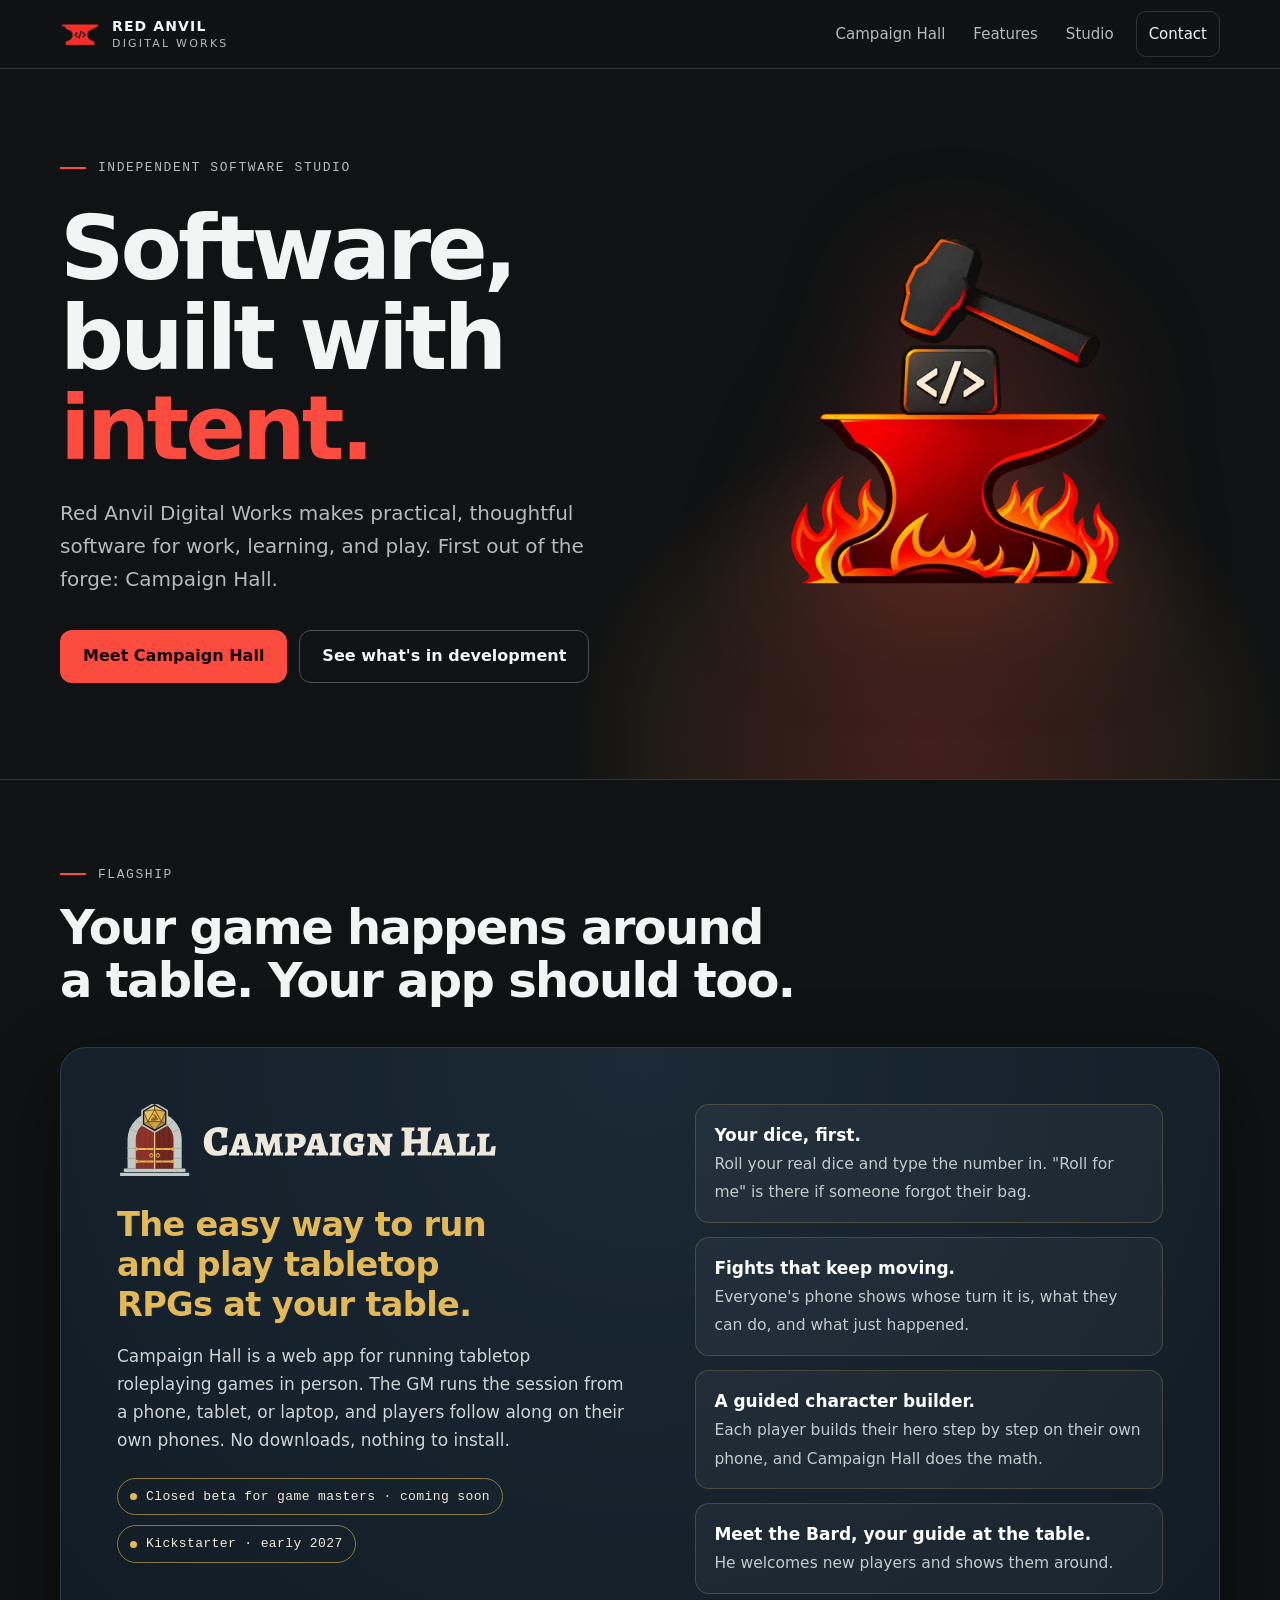
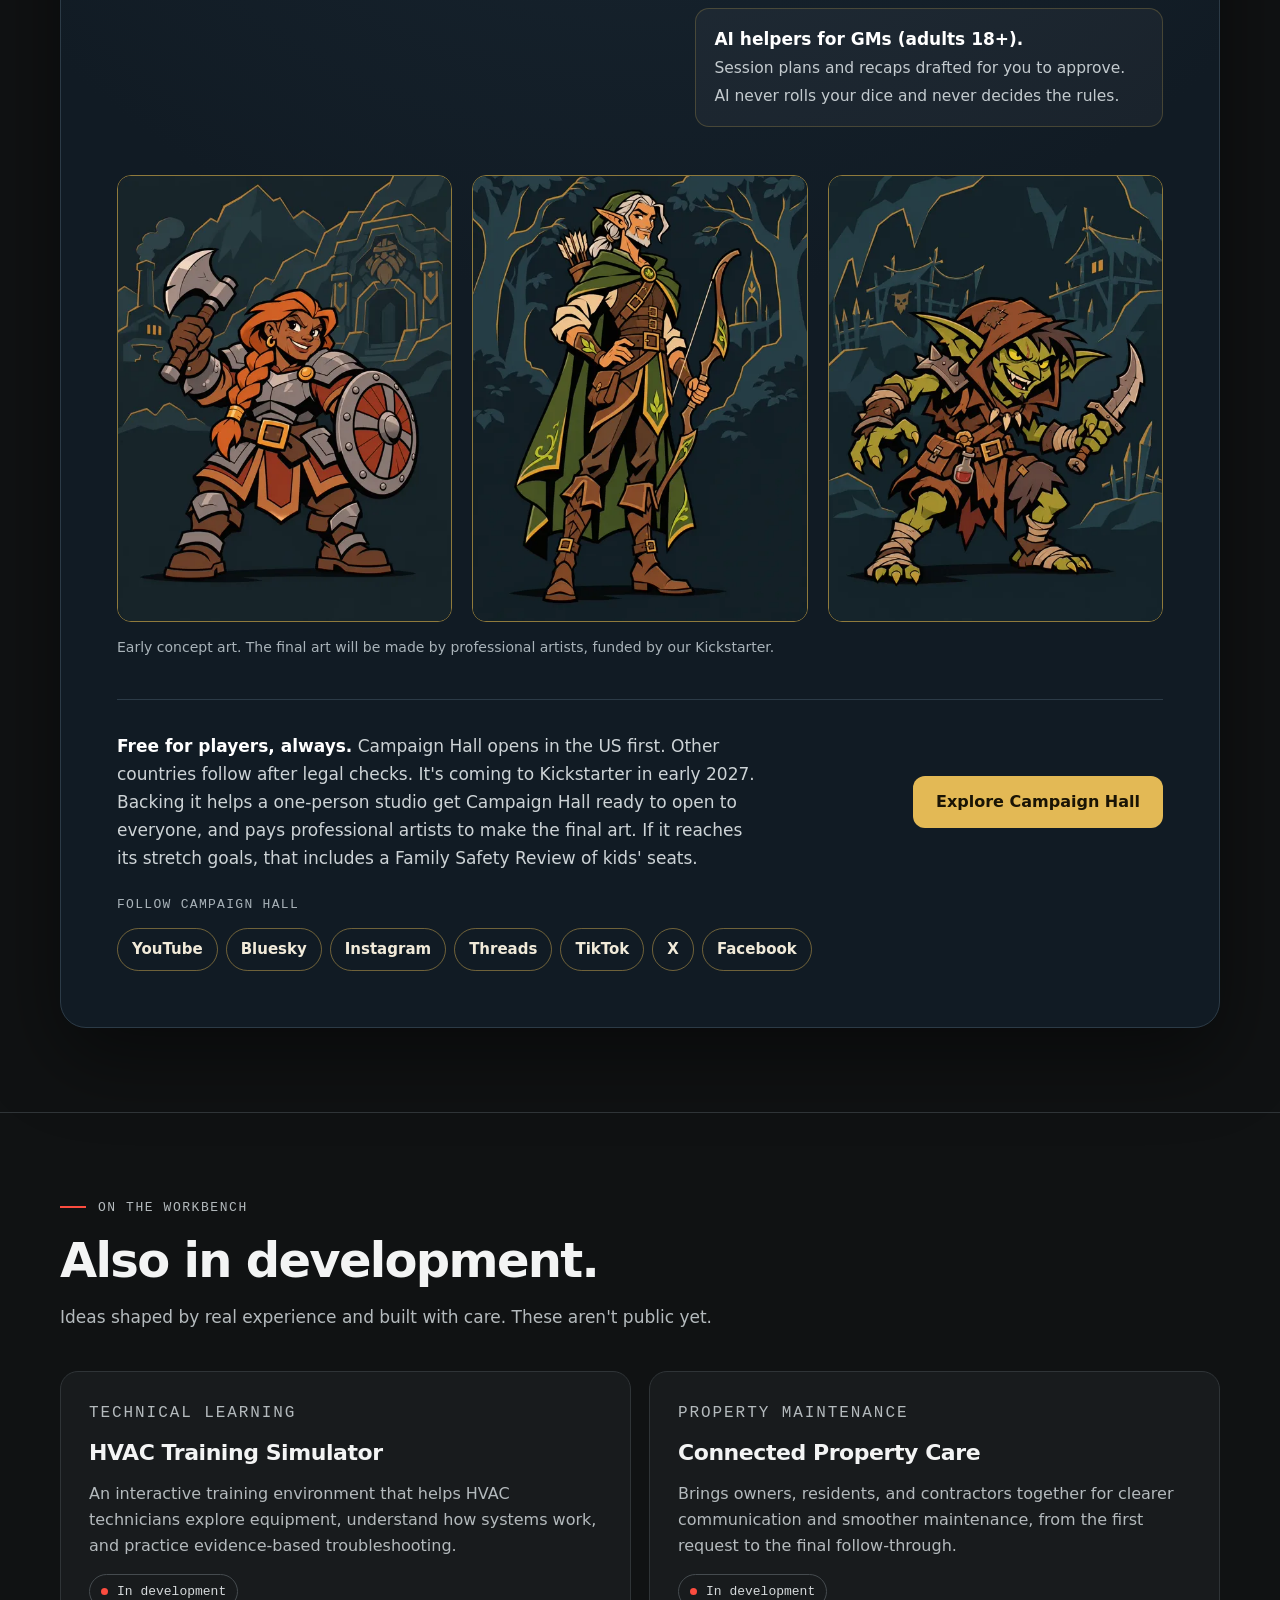
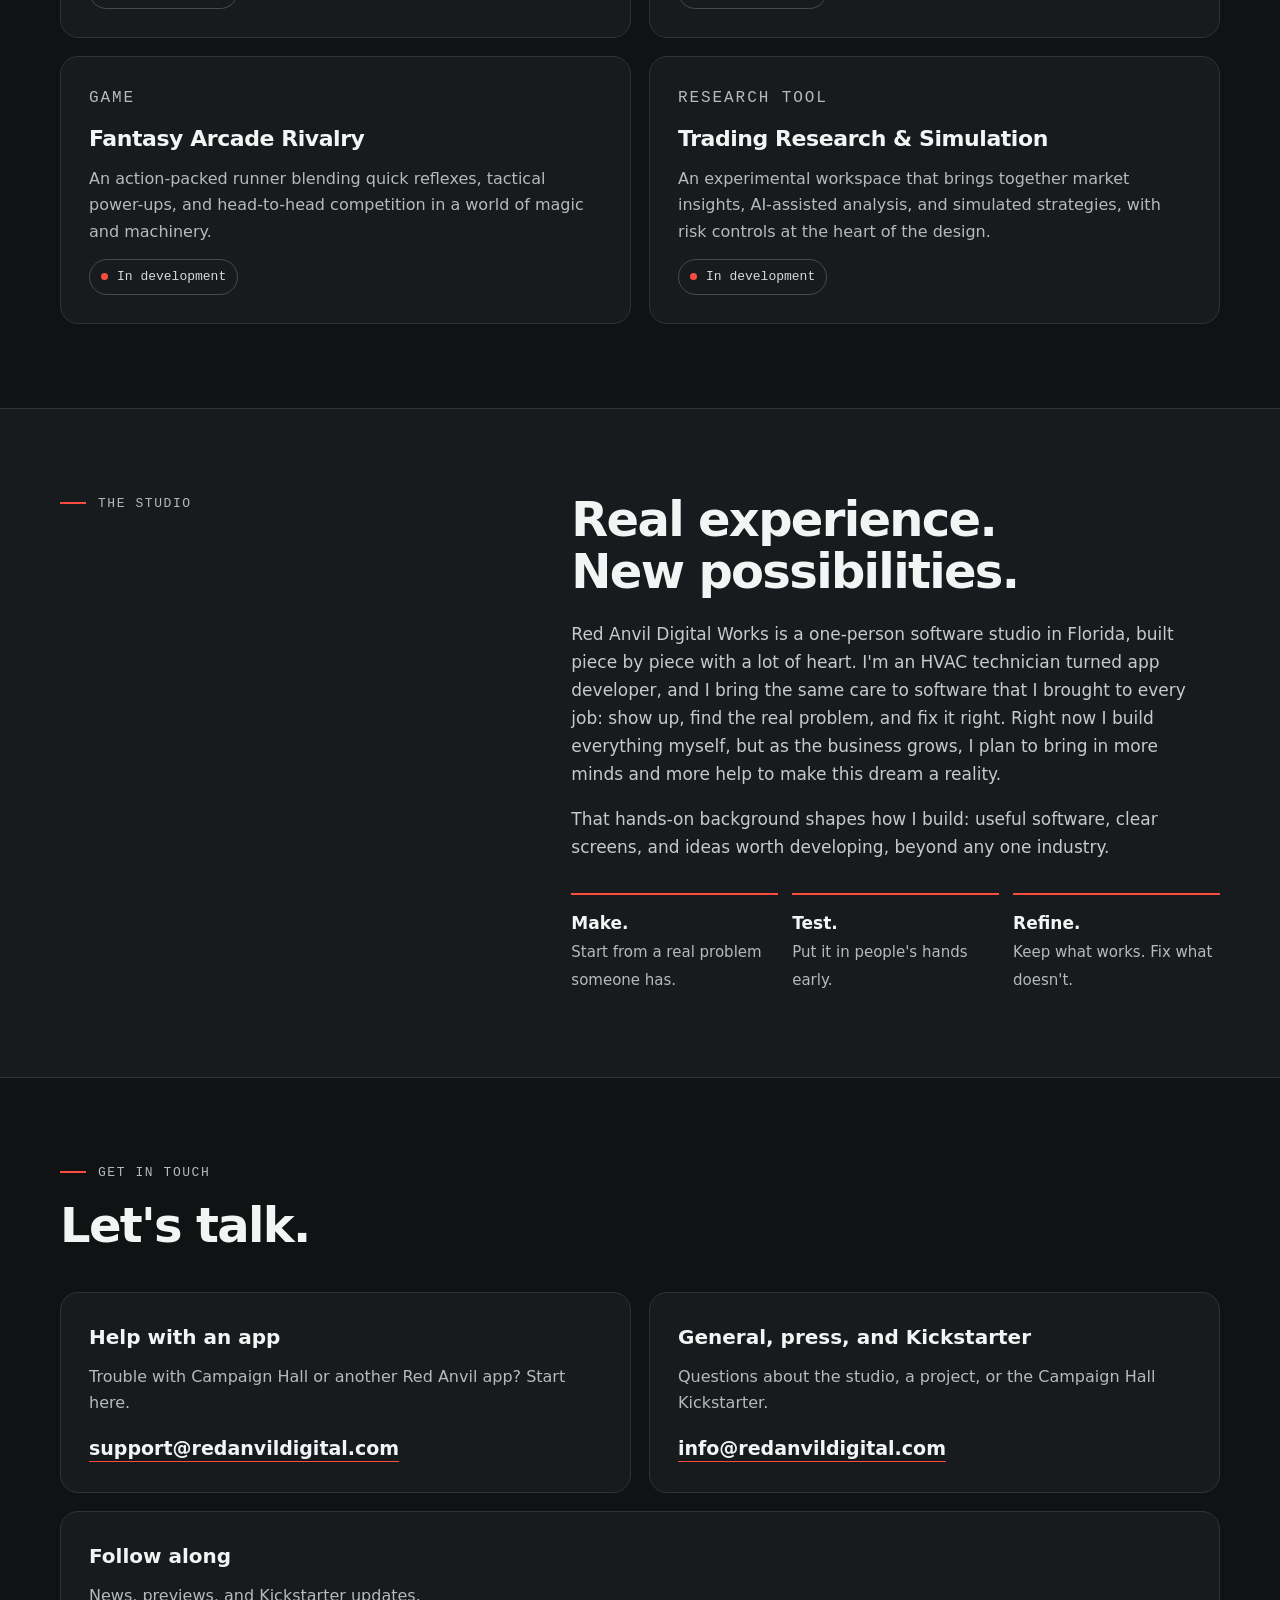
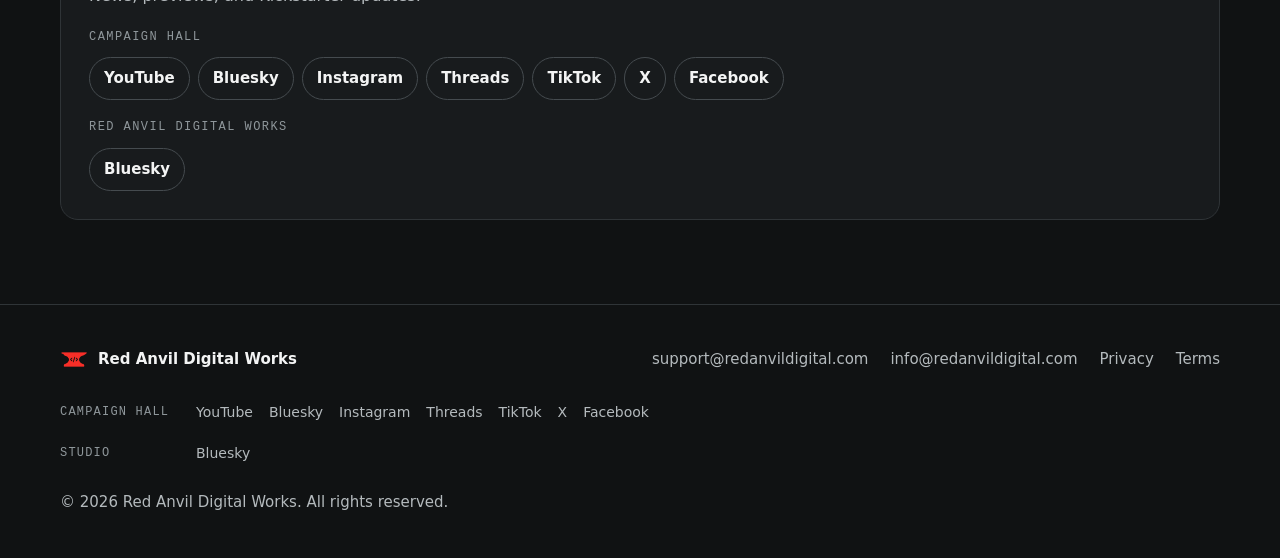
<file: index.html>
<!doctype html>
<html lang="en-US">
<head>
<meta charset="utf-8">
<meta name="viewport" content="width=device-width, initial-scale=1">
<title>Red Anvil Digital Works — Independent Software Studio</title>
<meta name="description" content="Red Anvil Digital Works is an independent software studio. Makers of Campaign Hall, the easy way to run and play tabletop RPGs at your table.">
<link rel="canonical" href="https://redanvildigital.com/">
<meta name="theme-color" content="#101213">
<meta property="og:type" content="website">
<meta property="og:site_name" content="Red Anvil Digital Works">
<meta property="og:title" content="Red Anvil Digital Works — Independent Software Studio">
<meta property="og:description" content="Makers of Campaign Hall, the easy way to run and play tabletop RPGs at your table.">
<meta property="og:url" content="https://redanvildigital.com/">
<meta property="og:image" content="https://redanvildigital.com/assets/red-anvil-logo.png">
<meta name="twitter:card" content="summary">
<link rel="icon" href="/favicon.ico" sizes="any">
<link rel="icon" type="image/png" sizes="32x32" href="/assets/favicon-32.png">
<link rel="apple-touch-icon" href="/assets/apple-touch-icon.png">
<link rel="stylesheet" href="/styles.css">
</head>
<body>
<a class="skip" href="#main">Skip to content</a>

<header class="site-header">
  <div class="wrap">
    <a class="brand" href="/" aria-label="Red Anvil Digital Works, home">
      <img src="/assets/anvil-mark.png" width="40" height="40" alt="">
      <span class="brand-name">RED ANVIL<span>DIGITAL WORKS</span></span>
    </a>
    <nav class="nav" aria-label="Main">
      <a href="#campaign-hall">Campaign Hall</a>
      <a href="/campaign-hall/features/">Features</a>
      <a href="#studio">Studio</a>
      <a class="nav-cta" href="#contact">Contact</a>
    </nav>
  </div>
</header>

<main id="main">

<section class="hero">
  <div class="wrap">
    <div>
      <p class="eyebrow">Independent software studio</p>
      <h1>Software, built with <em>intent.</em></h1>
      <p class="lede">Red Anvil Digital Works makes practical, thoughtful software for work, learning, and play. First out of the forge: Campaign Hall.</p>
      <div class="actions">
        <a class="btn btn-primary" href="#campaign-hall">Meet Campaign Hall</a>
        <a class="btn btn-ghost" href="#projects">See what's in development</a>
      </div>
    </div>
    <picture>
      <source srcset="/assets/red-anvil-logo.webp" type="image/webp">
      <img class="hero-logo" src="/assets/red-anvil-logo.png" width="560" height="560" alt="Red Anvil Digital Works logo: a hammer striking a block of code on a red anvil, over flames" fetchpriority="high">
    </picture>
  </div>
</section>

<section class="section" id="campaign-hall" aria-labelledby="hall-title">
  <div class="wrap">
    <div class="section-head">
      <p class="eyebrow">Flagship</p>
      <h2 id="hall-title">Your game happens around a table. Your app should too.</h2>
    </div>

    <div class="hall">
      <div class="hall-top">
        <div>
          <img class="hall-logo" src="/assets/campaign-hall-logo.svg" width="879" height="174" alt="Campaign Hall">
          <p class="hall-tagline">The easy way to run and play tabletop RPGs at your table.</p>
          <p class="hall-intro">Campaign Hall is a web app for running tabletop roleplaying games in person. The GM runs the session from a phone, tablet, or laptop, and players follow along on their own phones. No downloads, nothing to install.</p>
          <div class="chips">
            <span class="chip">Closed beta for game masters · coming soon</span>
            <span class="chip">Kickstarter · early 2027</span>
          </div>
        </div>
        <ul class="hall-features">
          <li><strong>Your dice, first.</strong><span>Roll your real dice and type the number in. "Roll for me" is there if someone forgot their bag.</span></li>
          <li><strong>Fights that keep moving.</strong><span>Everyone's phone shows whose turn it is, what they can do, and what just happened.</span></li>
          <li><strong>A guided character builder.</strong><span>Each player builds their hero step by step on their own phone, and Campaign Hall does the math.</span></li>
          <li><strong>Meet the Bard, your guide at the table.</strong><span>He welcomes new players and shows them around.</span></li>
          <li><strong>AI helpers for GMs (adults 18+).</strong><span>Session plans and recaps drafted for you to approve. AI never rolls your dice and never decides the rules.</span></li>
        </ul>
      </div>

      <div class="hall-art">
        <img src="/assets/ch-dwarf-fighter.webp" width="520" height="693" loading="lazy" alt="A dwarf fighter with an axe and shield">
        <img src="/assets/ch-elf.webp" width="520" height="693" loading="lazy" alt="An elf ranger with a longbow">
        <img src="/assets/ch-goblin.webp" width="520" height="693" loading="lazy" alt="A goblin with a curved knife">
      </div>
      <p class="art-note">Early concept art. The final art will be made by professional artists, funded by our Kickstarter.</p>

      <div class="hall-bottom">
        <p><strong>Free for players, always.</strong> Campaign Hall opens in the US first. Other countries follow after legal checks. It's coming to Kickstarter in early 2027. Backing it helps a one-person studio get Campaign Hall ready to open to everyone, and pays professional artists to make the final art. If it reaches its stretch goals, that includes a Family Safety Review of kids' seats.</p>
        <a class="btn btn-gold" href="/campaign-hall/">Explore Campaign Hall</a>
      </div>
      <div class="hall-follow">
        <p>Follow Campaign Hall</p>
        <div class="pills"><a class="pill" href="https://www.youtube.com/@CampaignHall" rel="noopener" target="_blank" aria-label="Campaign Hall on YouTube">YouTube</a><a class="pill" href="https://bsky.app/profile/campaignhall.bsky.social" rel="noopener" target="_blank" aria-label="Campaign Hall on Bluesky">Bluesky</a><a class="pill" href="https://www.instagram.com/campaignhallapp/" rel="noopener" target="_blank" aria-label="Campaign Hall on Instagram">Instagram</a><a class="pill" href="https://www.threads.com/@campaignhallapp" rel="noopener" target="_blank" aria-label="Campaign Hall on Threads">Threads</a><a class="pill" href="https://www.tiktok.com/@campaign.hall" rel="noopener" target="_blank" aria-label="Campaign Hall on TikTok">TikTok</a><a class="pill" href="https://x.com/campaignhall" rel="noopener" target="_blank" aria-label="Campaign Hall on X">X</a><a class="pill" href="https://www.facebook.com/campaignhallapp" rel="noopener" target="_blank" aria-label="Campaign Hall on Facebook">Facebook</a></div>
      </div>
    </div>
  </div>
</section>

<section class="section" id="projects" aria-labelledby="projects-title">
  <div class="wrap">
    <div class="section-head">
      <p class="eyebrow">On the workbench</p>
      <h2 id="projects-title">Also in development.</h2>
      <p>Ideas shaped by real experience and built with care. These aren't public yet.</p>
    </div>
    <div class="cards">
      <article class="card">
        <p class="kind">Technical learning</p>
        <h3>HVAC Training Simulator</h3>
        <p>An interactive training environment that helps HVAC technicians explore equipment, understand how systems work, and practice evidence-based troubleshooting.</p>
        <span class="status">In development</span>
      </article>
      <article class="card">
        <p class="kind">Property maintenance</p>
        <h3>Connected Property Care</h3>
        <p>Brings owners, residents, and contractors together for clearer communication and smoother maintenance, from the first request to the final follow-through.</p>
        <span class="status">In development</span>
      </article>
      <article class="card">
        <p class="kind">Game</p>
        <h3>Fantasy Arcade Rivalry</h3>
        <p>An action-packed runner blending quick reflexes, tactical power-ups, and head-to-head competition in a world of magic and machinery.</p>
        <span class="status">In development</span>
      </article>
      <article class="card">
        <p class="kind">Research tool</p>
        <h3>Trading Research &amp; Simulation</h3>
        <p>An experimental workspace that brings together market insights, AI-assisted analysis, and simulated strategies, with risk controls at the heart of the design.</p>
        <span class="status">In development</span>
      </article>
    </div>
  </div>
</section>

<section class="section studio" id="studio" aria-labelledby="studio-title">
  <div class="wrap">
    <div>
      <p class="eyebrow">The studio</p>
    </div>
    <div class="body">
      <h2 id="studio-title">Real experience. New possibilities.</h2>
      <p style="margin-top:22px">Red Anvil Digital Works is a one-person software studio in Florida, built piece by piece with a lot of heart. I'm an HVAC technician turned app developer, and I bring the same care to software that I brought to every job: show up, find the real problem, and fix it right. Right now I build everything myself, but as the business grows, I plan to bring in more minds and more help to make this dream a reality.</p>
      <p>That hands-on background shapes how I build: useful software, clear screens, and ideas worth developing, beyond any one industry.</p>
      <ul class="values">
        <li><strong>Make.</strong><span>Start from a real problem someone has.</span></li>
        <li><strong>Test.</strong><span>Put it in people's hands early.</span></li>
        <li><strong>Refine.</strong><span>Keep what works. Fix what doesn't.</span></li>
      </ul>
    </div>
  </div>
</section>

<section class="section" id="contact" aria-labelledby="contact-title">
  <div class="wrap">
    <div class="section-head">
      <p class="eyebrow">Get in touch</p>
      <h2 id="contact-title">Let's talk.</h2>
    </div>
    <div class="contact-grid">
      <a class="contact-card" href="mailto:support@redanvildigital.com">
        <h3>Help with an app</h3>
        <p>Trouble with Campaign Hall or another Red Anvil app? Start here.</p>
        <span class="mail">support@redanvildigital.com</span>
      </a>
      <a class="contact-card" href="mailto:info@redanvildigital.com">
        <h3>General, press, and Kickstarter</h3>
        <p>Questions about the studio, a project, or the Campaign Hall Kickstarter.</p>
        <span class="mail">info@redanvildigital.com</span>
      </a>
      <div class="contact-card follow-card">
        <h3>Follow along</h3>
        <p>News, previews, and Kickstarter updates.</p>
        <p class="follow-label">Campaign Hall</p>
        <div class="pills"><a class="pill" href="https://www.youtube.com/@CampaignHall" rel="noopener" target="_blank" aria-label="Campaign Hall on YouTube">YouTube</a><a class="pill" href="https://bsky.app/profile/campaignhall.bsky.social" rel="noopener" target="_blank" aria-label="Campaign Hall on Bluesky">Bluesky</a><a class="pill" href="https://www.instagram.com/campaignhallapp/" rel="noopener" target="_blank" aria-label="Campaign Hall on Instagram">Instagram</a><a class="pill" href="https://www.threads.com/@campaignhallapp" rel="noopener" target="_blank" aria-label="Campaign Hall on Threads">Threads</a><a class="pill" href="https://www.tiktok.com/@campaign.hall" rel="noopener" target="_blank" aria-label="Campaign Hall on TikTok">TikTok</a><a class="pill" href="https://x.com/campaignhall" rel="noopener" target="_blank" aria-label="Campaign Hall on X">X</a><a class="pill" href="https://www.facebook.com/campaignhallapp" rel="noopener" target="_blank" aria-label="Campaign Hall on Facebook">Facebook</a></div>
        <p class="follow-label">Red Anvil Digital Works</p>
        <div class="pills"><a class="pill" href="https://bsky.app/profile/redanvildigital.bsky.social" rel="noopener" target="_blank" aria-label="Red Anvil Digital Works on Bluesky">Bluesky</a></div>
      </div>
    </div>
  </div>
</section>

</main>

<footer class="site-footer">
  <div class="wrap">
    <div class="foot-brand"><img src="/assets/anvil-mark.png" width="28" height="28" alt="">Red Anvil Digital Works</div>
    <nav aria-label="Footer">
      <a href="mailto:support@redanvildigital.com">support@redanvildigital.com</a>
      <a href="mailto:info@redanvildigital.com">info@redanvildigital.com</a>
      <a href="/privacy.html">Privacy</a>
      <a href="/terms.html">Terms</a>
    </nav>
    <div class="foot-social">
      <p><span>Campaign Hall</span> <a href="https://www.youtube.com/@CampaignHall" rel="noopener" target="_blank" aria-label="Campaign Hall on YouTube">YouTube</a> <a href="https://bsky.app/profile/campaignhall.bsky.social" rel="noopener" target="_blank" aria-label="Campaign Hall on Bluesky">Bluesky</a> <a href="https://www.instagram.com/campaignhallapp/" rel="noopener" target="_blank" aria-label="Campaign Hall on Instagram">Instagram</a> <a href="https://www.threads.com/@campaignhallapp" rel="noopener" target="_blank" aria-label="Campaign Hall on Threads">Threads</a> <a href="https://www.tiktok.com/@campaign.hall" rel="noopener" target="_blank" aria-label="Campaign Hall on TikTok">TikTok</a> <a href="https://x.com/campaignhall" rel="noopener" target="_blank" aria-label="Campaign Hall on X">X</a> <a href="https://www.facebook.com/campaignhallapp" rel="noopener" target="_blank" aria-label="Campaign Hall on Facebook">Facebook</a></p>
      <p><span>Studio</span> <a href="https://bsky.app/profile/redanvildigital.bsky.social" rel="noopener" target="_blank" aria-label="Red Anvil Digital Works on Bluesky">Bluesky</a></p>
    </div>
    <p>© 2026 Red Anvil Digital Works. All rights reserved.</p>
  </div>
</footer>
</body>
</html>
</file>
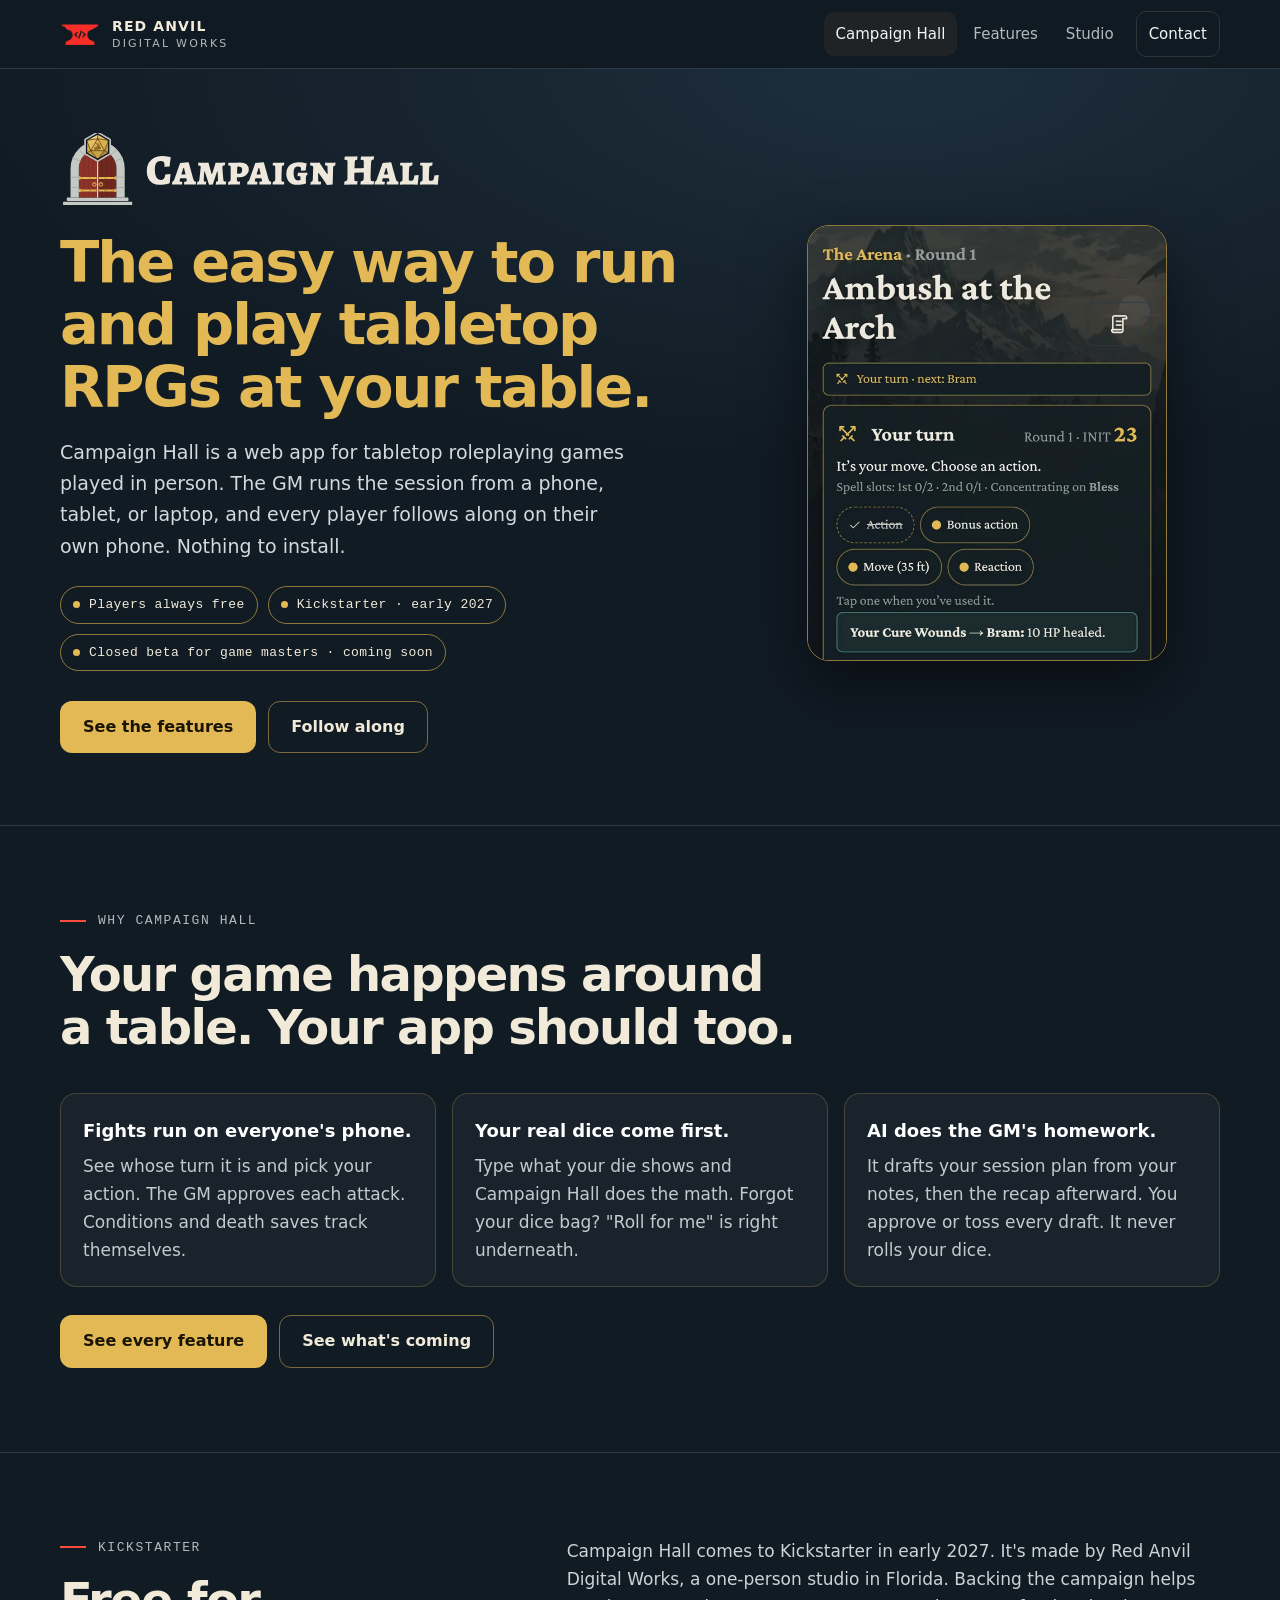
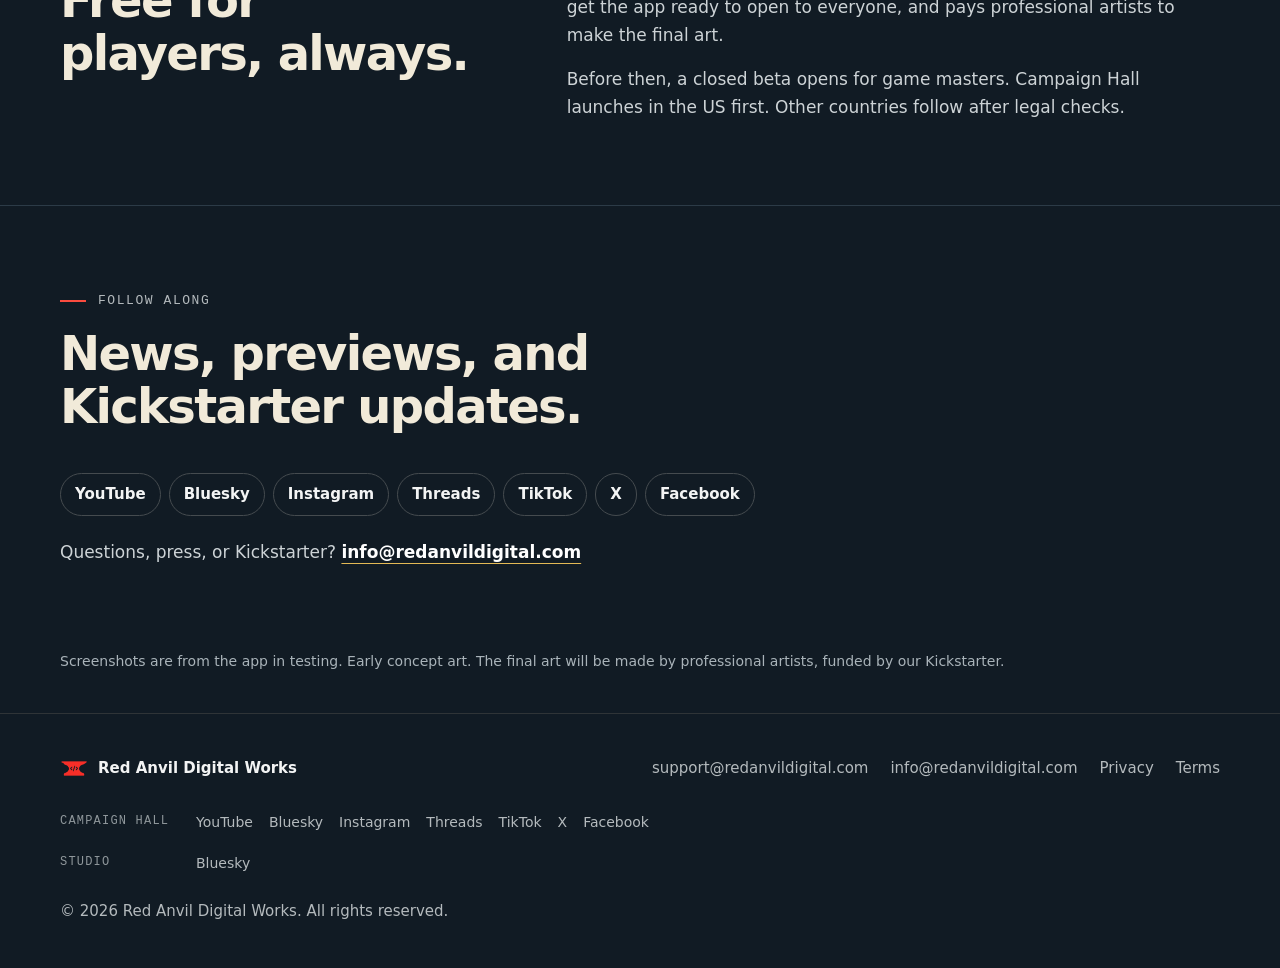
<file: campaign-hall/index.html>
<!doctype html>
<html lang="en-US">
<head>
<meta charset="utf-8">
<meta name="viewport" content="width=device-width, initial-scale=1">
<title>Campaign Hall — tabletop RPGs at your table</title>
<meta name="description" content="The easy way to run and play tabletop RPGs at your table. Fights on everyone's phone, your real dice first, and AI that drafts the GM's prep. Players always free.">
<link rel="canonical" href="https://redanvildigital.com/campaign-hall/">
<meta property="og:type" content="website">
<meta property="og:site_name" content="Campaign Hall">
<meta property="og:title" content="Campaign Hall — tabletop RPGs at your table">
<meta property="og:description" content="The easy way to run and play tabletop RPGs at your table. Fights on everyone's phone, your real dice first, and AI that drafts the GM's prep. Players always free.">
<meta property="og:url" content="https://redanvildigital.com/campaign-hall/">
<meta property="og:image" content="https://redanvildigital.com/assets/campaign-hall-share.jpg">
<meta property="og:image:width" content="1200">
<meta property="og:image:height" content="630">
<meta property="og:image:alt" content="Campaign Hall logo and tagline: The easy way to run and play tabletop RPGs at your table.">
<meta name="twitter:card" content="summary_large_image">
<meta name="theme-color" content="#101213">
<link rel="icon" href="/favicon.ico" sizes="any">
<link rel="icon" type="image/png" sizes="32x32" href="/assets/favicon-32.png">
<link rel="apple-touch-icon" href="/assets/apple-touch-icon.png">
<link rel="stylesheet" href="/styles.css">
</head>
<body class="hall-page">
<a class="skip" href="#main">Skip to content</a>
<header class="site-header">
  <div class="wrap">
    <a class="brand" href="/" aria-label="Red Anvil Digital Works, home">
      <img src="/assets/anvil-mark.png" width="40" height="40" alt="">
      <span class="brand-name">RED ANVIL<span>DIGITAL WORKS</span></span>
    </a>
    <nav class="nav" aria-label="Main">
      <a href="/campaign-hall/" aria-current="page">Campaign Hall</a>
      <a href="/campaign-hall/features/">Features</a>
      <a href="/#studio">Studio</a>
      <a class="nav-cta" href="/#contact">Contact</a>
    </nav>
  </div>
</header>
<main id="main">
<section class="ch-hero">
    <div class="wrap">
      <div class="ch-hero-copy">
        <img class="hall-logo" src="/assets/campaign-hall-logo.svg" width="879" height="174" alt="Campaign Hall">
        <h1 class="ch-tagline">The easy way to run and play tabletop RPGs at your table.</h1>
        <p class="ch-lede">Campaign Hall is a web app for tabletop roleplaying games played in person. The GM runs the session from a phone, tablet, or laptop, and every player follows along on their own phone. Nothing to install.</p>
        <div class="chips">
          <span class="chip">Players always free</span>
          <span class="chip">Kickstarter · early 2027</span>
          <span class="chip">Closed beta for game masters · coming soon</span>
        </div>
        <div class="actions">
          <a class="btn btn-gold" href="/campaign-hall/features/">See the features</a>
          <a class="btn btn-ghost" href="#follow-title">Follow along</a>
        </div>
      </div>
      <div class="ch-hero-shot">
        <figure class="shot"><img src="/assets/app/fight-turn.webp" width="640" height="776" loading="lazy" alt="Campaign Hall on a phone: a player's turn in a fight, with Action, Bonus action, Move and Reaction chips, and a note that their Cure Wounds healed Bram for 10 HP."></figure>
      </div>
    </div>
  </section>

  <section class="section" aria-labelledby="why-title">
    <div class="wrap">
      <div class="section-head">
        <p class="eyebrow">Why Campaign Hall</p>
        <h2 id="why-title">Your game happens around a table. Your app should too.</h2>
      </div>
      <ul class="ch-points">
        <li><strong>Fights run on everyone's phone.</strong><span>See whose turn it is and pick your action. The GM approves each attack. Conditions and death saves track themselves.</span></li>
        <li><strong>Your real dice come first.</strong><span>Type what your die shows and Campaign Hall does the math. Forgot your dice bag? "Roll for me" is right underneath.</span></li>
        <li><strong>AI does the GM's homework.</strong><span>It drafts your session plan from your notes, then the recap afterward. You approve or toss every draft. It never rolls your dice.</span></li>
      </ul>
      <p class="ch-more"><a class="btn btn-gold" href="/campaign-hall/features/">See every feature</a> <a class="btn btn-ghost" href="/campaign-hall/features/#coming">See what's coming</a></p>
    </div>
  </section>

  <section class="section" aria-labelledby="ks-title">
    <div class="wrap ch-split">
      <div>
        <p class="eyebrow">Kickstarter</p>
        <h2 id="ks-title">Free for players, always.</h2>
      </div>
      <div class="ch-body">
        <p>Campaign Hall comes to Kickstarter in early 2027. It's made by Red Anvil Digital Works, a one-person studio in Florida. Backing the campaign helps get the app ready to open to everyone, and pays professional artists to make the final art.</p>
        <p>Before then, a closed beta opens for game masters. Campaign Hall launches in the US first. Other countries follow after legal checks.</p>
      </div>
    </div>
  </section>

  <section class="section ch-follow" aria-labelledby="follow-title">
    <div class="wrap">
      <div class="section-head">
        <p class="eyebrow">Follow along</p>
        <h2 id="follow-title">News, previews, and Kickstarter updates.</h2>
      </div>
      <div class="pills"><a class="pill" href="https://www.youtube.com/@CampaignHall" rel="noopener" target="_blank" aria-label="Campaign Hall on YouTube">YouTube</a><a class="pill" href="https://bsky.app/profile/campaignhall.bsky.social" rel="noopener" target="_blank" aria-label="Campaign Hall on Bluesky">Bluesky</a><a class="pill" href="https://www.instagram.com/campaignhallapp/" rel="noopener" target="_blank" aria-label="Campaign Hall on Instagram">Instagram</a><a class="pill" href="https://www.threads.com/@campaignhallapp" rel="noopener" target="_blank" aria-label="Campaign Hall on Threads">Threads</a><a class="pill" href="https://www.tiktok.com/@campaign.hall" rel="noopener" target="_blank" aria-label="Campaign Hall on TikTok">TikTok</a><a class="pill" href="https://x.com/campaignhall" rel="noopener" target="_blank" aria-label="Campaign Hall on X">X</a><a class="pill" href="https://www.facebook.com/campaignhallapp" rel="noopener" target="_blank" aria-label="Campaign Hall on Facebook">Facebook</a></div>
      <p class="ch-ask">Questions, press, or Kickstarter? <a href="mailto:info@redanvildigital.com?subject=Campaign%20Hall">info@redanvildigital.com</a></p>
    </div>
  </section>
  <div class="wrap"><p class="shot-note">Screenshots are from the app in testing. Early concept art. The final art will be made by professional artists, funded by our Kickstarter.</p></div>
</main>
<footer class="site-footer">
  <div class="wrap">
    <div class="foot-brand"><img src="/assets/anvil-mark.png" width="28" height="28" alt="">Red Anvil Digital Works</div>
    <nav aria-label="Footer">
      <a href="mailto:support@redanvildigital.com">support@redanvildigital.com</a>
      <a href="mailto:info@redanvildigital.com">info@redanvildigital.com</a>
      <a href="/privacy.html">Privacy</a>
      <a href="/terms.html">Terms</a>
    </nav>
    <div class="foot-social">
      <p><span>Campaign Hall</span> <a href="https://www.youtube.com/@CampaignHall" rel="noopener" target="_blank" aria-label="Campaign Hall on YouTube">YouTube</a> <a href="https://bsky.app/profile/campaignhall.bsky.social" rel="noopener" target="_blank" aria-label="Campaign Hall on Bluesky">Bluesky</a> <a href="https://www.instagram.com/campaignhallapp/" rel="noopener" target="_blank" aria-label="Campaign Hall on Instagram">Instagram</a> <a href="https://www.threads.com/@campaignhallapp" rel="noopener" target="_blank" aria-label="Campaign Hall on Threads">Threads</a> <a href="https://www.tiktok.com/@campaign.hall" rel="noopener" target="_blank" aria-label="Campaign Hall on TikTok">TikTok</a> <a href="https://x.com/campaignhall" rel="noopener" target="_blank" aria-label="Campaign Hall on X">X</a> <a href="https://www.facebook.com/campaignhallapp" rel="noopener" target="_blank" aria-label="Campaign Hall on Facebook">Facebook</a></p>
      <p><span>Studio</span> <a href="https://bsky.app/profile/redanvildigital.bsky.social" rel="noopener" target="_blank" aria-label="Red Anvil Digital Works on Bluesky">Bluesky</a></p>
    </div>
    <p>© 2026 Red Anvil Digital Works. All rights reserved.</p>
  </div>
</footer>
</body>
</html>
</file>
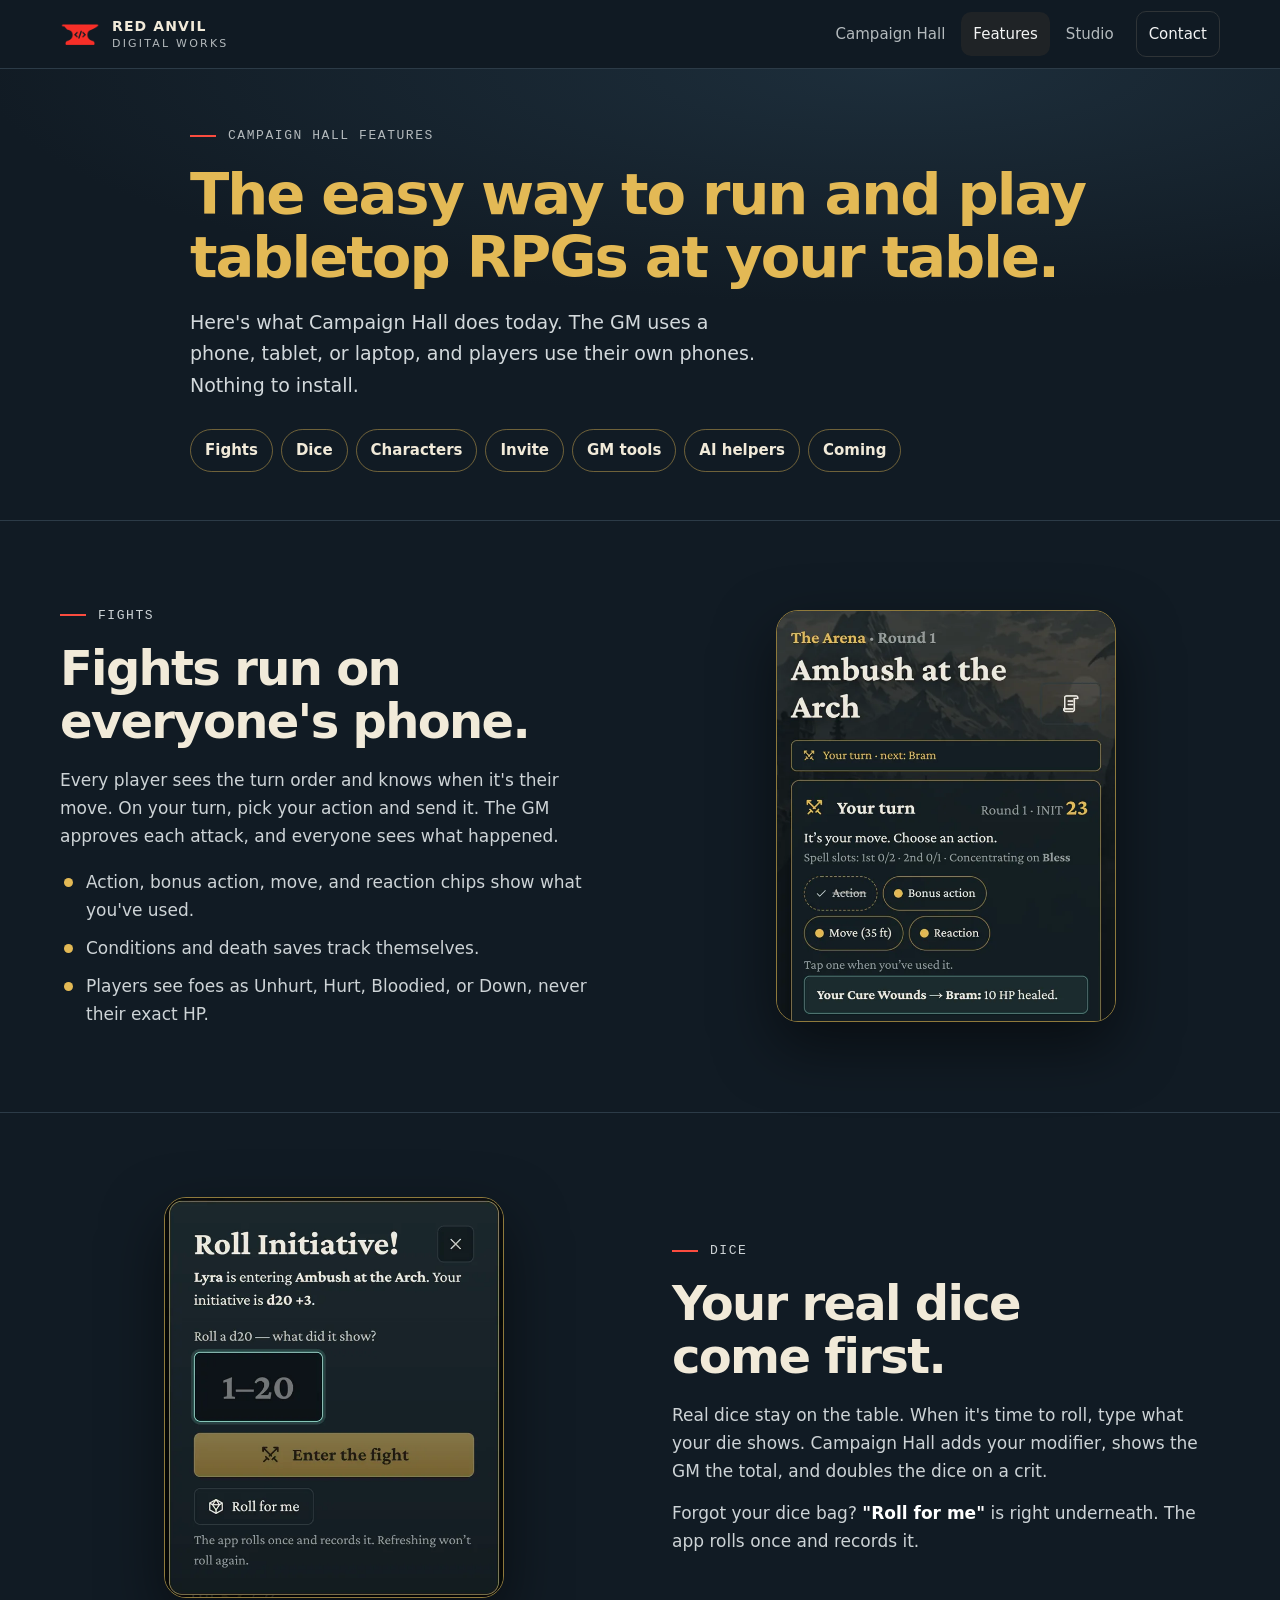
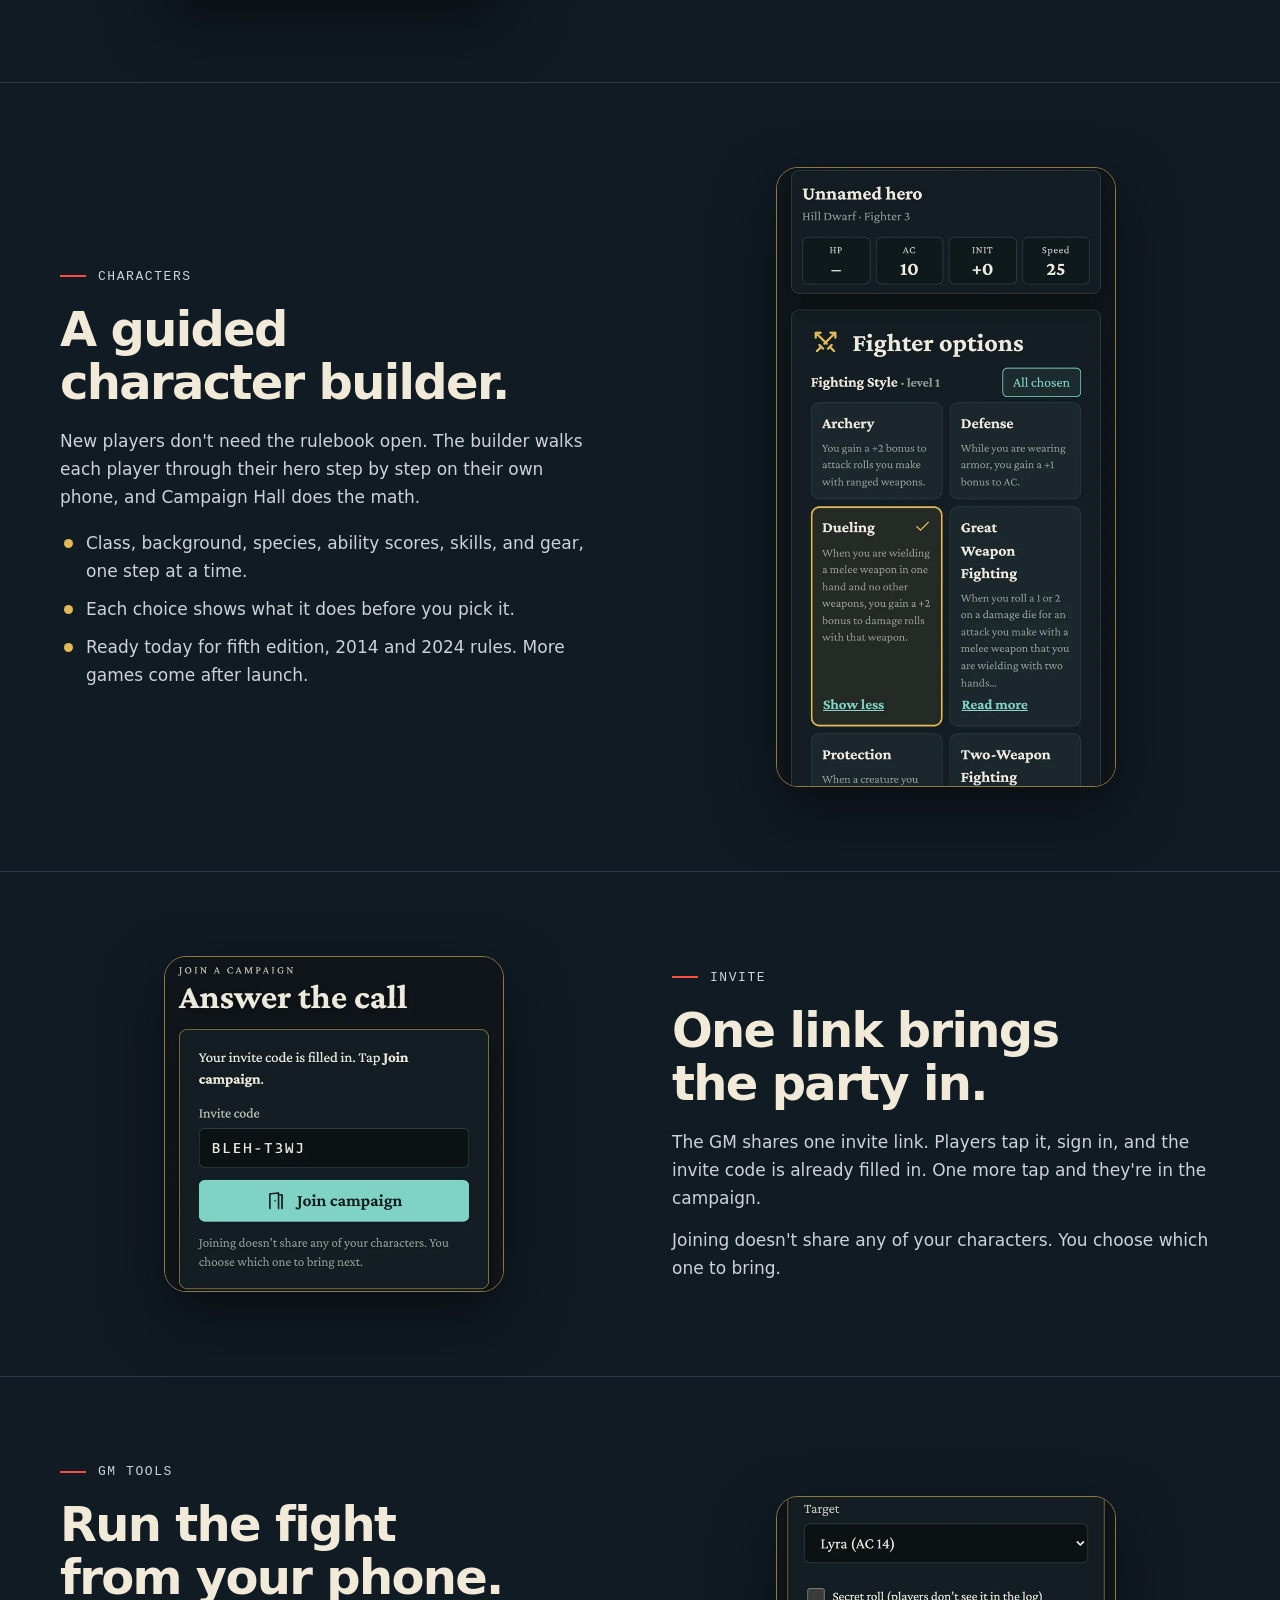
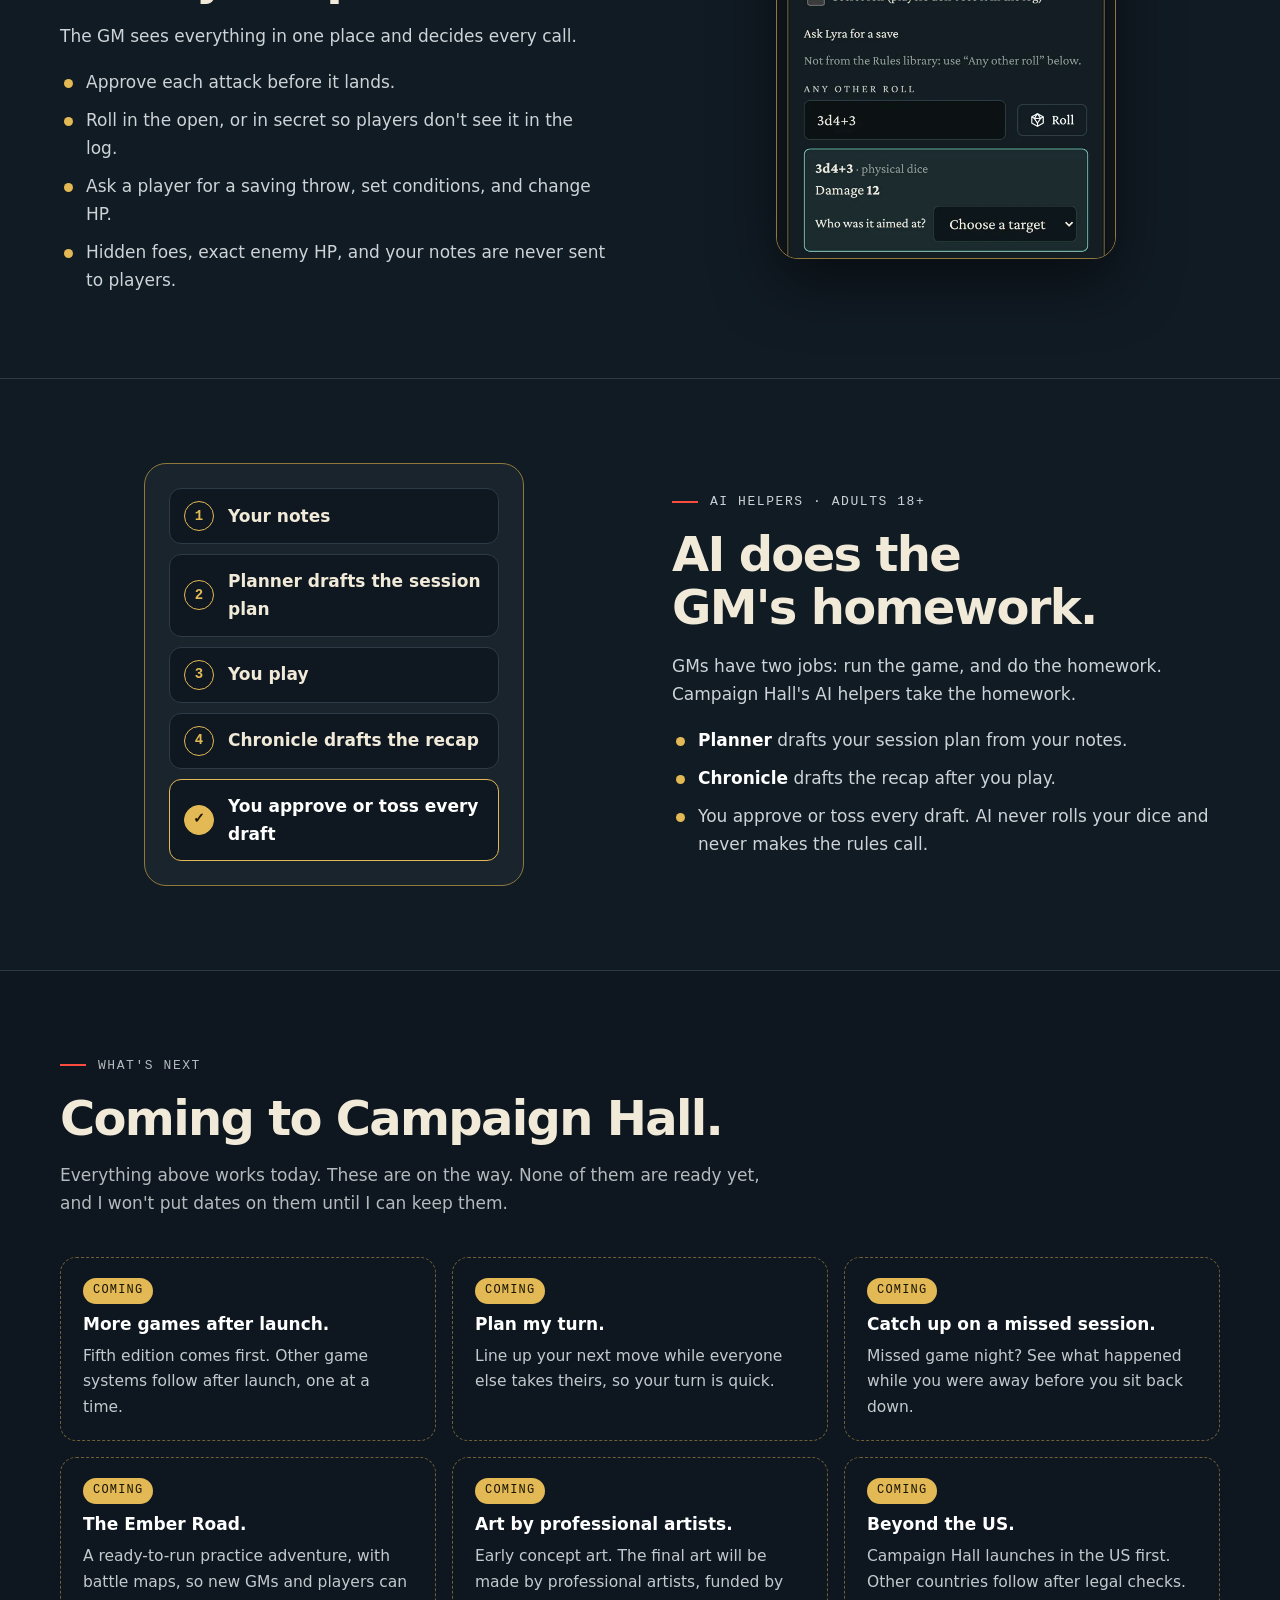
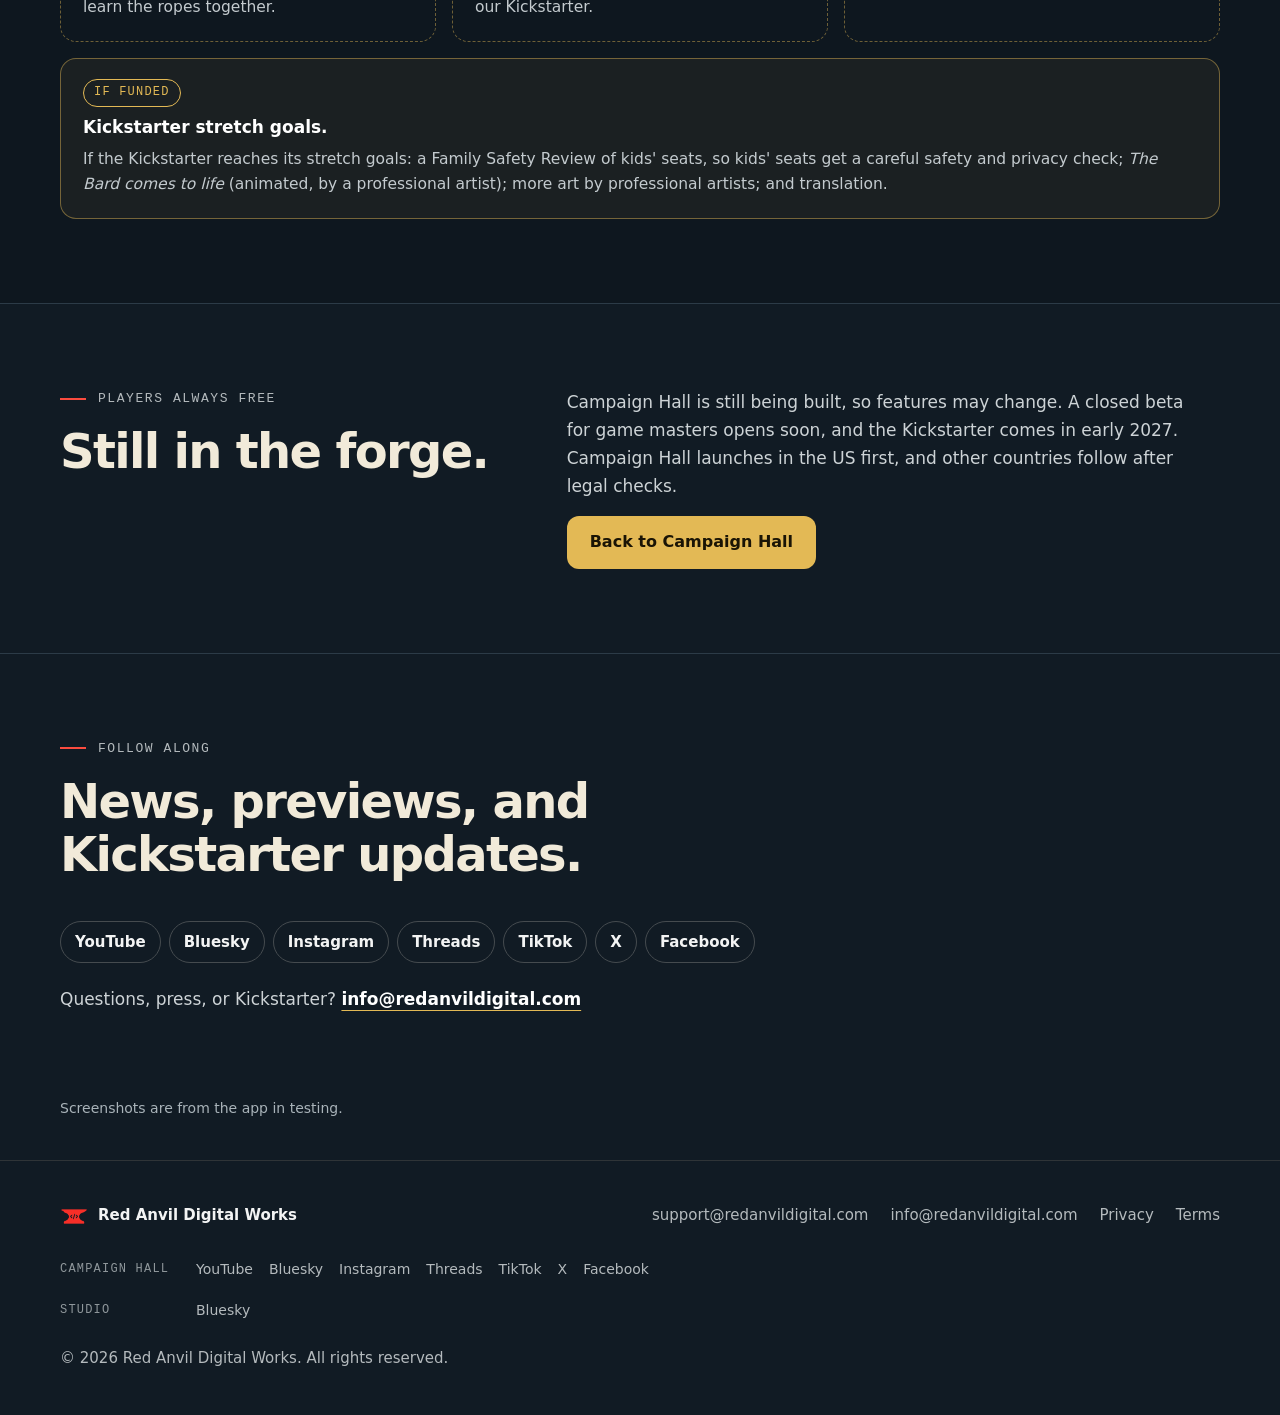
<file: campaign-hall/features/index.html>
<!doctype html>
<html lang="en-US">
<head>
<meta charset="utf-8">
<meta name="viewport" content="width=device-width, initial-scale=1">
<title>Campaign Hall features — fights, dice, characters, GM tools</title>
<meta name="description" content="What Campaign Hall does today: fights on everyone's phone, your real dice first, a guided character builder, one invite link, GM tools, and AI that drafts the GM's prep.">
<link rel="canonical" href="https://redanvildigital.com/campaign-hall/features/">
<meta property="og:type" content="website">
<meta property="og:site_name" content="Campaign Hall">
<meta property="og:title" content="Campaign Hall features — fights, dice, characters, GM tools">
<meta property="og:description" content="What Campaign Hall does today: fights on everyone's phone, your real dice first, a guided character builder, one invite link, GM tools, and AI that drafts the GM's prep.">
<meta property="og:url" content="https://redanvildigital.com/campaign-hall/features/">
<meta property="og:image" content="https://redanvildigital.com/assets/campaign-hall-share.jpg">
<meta property="og:image:width" content="1200">
<meta property="og:image:height" content="630">
<meta property="og:image:alt" content="Campaign Hall logo and tagline: The easy way to run and play tabletop RPGs at your table.">
<meta name="twitter:card" content="summary_large_image">
<meta name="theme-color" content="#101213">
<link rel="icon" href="/favicon.ico" sizes="any">
<link rel="icon" type="image/png" sizes="32x32" href="/assets/favicon-32.png">
<link rel="apple-touch-icon" href="/assets/apple-touch-icon.png">
<link rel="stylesheet" href="/styles.css">
</head>
<body class="hall-page">
<a class="skip" href="#main">Skip to content</a>
<header class="site-header">
  <div class="wrap">
    <a class="brand" href="/" aria-label="Red Anvil Digital Works, home">
      <img src="/assets/anvil-mark.png" width="40" height="40" alt="">
      <span class="brand-name">RED ANVIL<span>DIGITAL WORKS</span></span>
    </a>
    <nav class="nav" aria-label="Main">
      <a href="/campaign-hall/">Campaign Hall</a>
      <a href="/campaign-hall/features/" aria-current="page">Features</a>
      <a href="/#studio">Studio</a>
      <a class="nav-cta" href="/#contact">Contact</a>
    </nav>
  </div>
</header>
<main id="main">
<section class="ch-hero ch-hero-slim">
    <div class="wrap">
      <div class="ch-hero-copy">
        <p class="eyebrow">Campaign Hall features</p>
        <h1 class="ch-tagline">The easy way to run and play tabletop RPGs at your table.</h1>
        <p class="ch-lede">Here's what Campaign Hall does today. The GM uses a phone, tablet, or laptop, and players use their own phones. Nothing to install.</p>
        <nav class="ch-jump" aria-label="Features on this page">
          <a href="#fights">Fights</a><a href="#dice">Dice</a><a href="#characters">Characters</a><a href="#invite">Invite</a><a href="#gm-tools">GM tools</a><a href="#ai">AI helpers</a><a href="#coming">Coming</a>
        </nav>
      </div>
    </div>
  </section>

  <section class="section ch-feature" id="fights" aria-labelledby="fights-title">
    <div class="wrap">
      <div class="ch-feature-copy">
        <p class="eyebrow">Fights</p>
        <h2 id="fights-title">Fights run on everyone's phone.</h2>
        <p>Every player sees the turn order and knows when it's their move. On your turn, pick your action and send it. The GM approves each attack, and everyone sees what happened.</p>
        <ul class="ch-list">
          <li>Action, bonus action, move, and reaction chips show what you've used.</li>
          <li>Conditions and death saves track themselves.</li>
          <li>Players see foes as Unhurt, Hurt, Bloodied, or Down, never their exact HP.</li>
        </ul>
      </div>
      <div class="ch-feature-shots"><figure class="shot"><img src="/assets/app/fight-turn.webp" width="640" height="776" loading="lazy" alt="A player's turn on a phone: Action, Bonus action, Move and Reaction chips, and a Choose action button."></figure></div>
    </div>
  </section>

  <section class="section ch-feature" id="dice" aria-labelledby="dice-title">
    <div class="wrap">
      <div class="ch-feature-copy">
        <p class="eyebrow">Dice</p>
        <h2 id="dice-title">Your real dice come first.</h2>
        <p>Real dice stay on the table. When it's time to roll, type what your die shows. Campaign Hall adds your modifier, shows the GM the total, and doubles the dice on a crit.</p>
        <p>Forgot your dice bag? <strong>"Roll for me"</strong> is right underneath. The app rolls once and records it.</p>
      </div>
      <div class="ch-feature-shots"><figure class="shot"><img src="/assets/app/dice-first.webp" width="640" height="756" loading="lazy" alt="Roll Initiative on a phone: 'Roll a d20, what did it show?' with a number box, an Enter the fight button, and Roll for me underneath."></figure></div>
    </div>
  </section>

  <section class="section ch-feature" id="characters" aria-labelledby="characters-title">
    <div class="wrap">
      <div class="ch-feature-copy">
        <p class="eyebrow">Characters</p>
        <h2 id="characters-title">A guided character builder.</h2>
        <p>New players don't need the rulebook open. The builder walks each player through their hero step by step on their own phone, and Campaign Hall does the math.</p>
        <ul class="ch-list">
          <li>Class, background, species, ability scores, skills, and gear, one step at a time.</li>
          <li>Each choice shows what it does before you pick it.</li>
          <li>Ready today for fifth edition, 2014 and 2024 rules. More games come after launch.</li>
        </ul>
      </div>
      <div class="ch-feature-shots"><figure class="shot"><img src="/assets/app/builder.webp" width="640" height="1182" loading="lazy" alt="The character builder on a phone: a level 3 Hill Dwarf Fighter choosing a fighting style, with Dueling selected."></figure></div>
    </div>
  </section>

  <section class="section ch-feature" id="invite" aria-labelledby="invite-title">
    <div class="wrap">
      <div class="ch-feature-copy">
        <p class="eyebrow">Invite</p>
        <h2 id="invite-title">One link brings the party in.</h2>
        <p>The GM shares one invite link. Players tap it, sign in, and the invite code is already filled in. One more tap and they're in the campaign.</p>
        <p>Joining doesn't share any of your characters. You choose which one to bring.</p>
      </div>
      <div class="ch-feature-shots"><figure class="shot"><img src="/assets/app/invite.webp" width="640" height="632" loading="lazy" alt="Joining a campaign on a phone: 'Answer the call' with the invite code already filled in and a Join campaign button."></figure></div>
    </div>
  </section>

  <section class="section ch-feature" id="gm-tools" aria-labelledby="gm-tools-title">
    <div class="wrap">
      <div class="ch-feature-copy">
        <p class="eyebrow">GM tools</p>
        <h2 id="gm-tools-title">Run the fight from your phone.</h2>
        <p>The GM sees everything in one place and decides every call.</p>
        <ul class="ch-list">
          <li>Approve each attack before it lands.</li>
          <li>Roll in the open, or in secret so players don't see it in the log.</li>
          <li>Ask a player for a saving throw, set conditions, and change HP.</li>
          <li>Hidden foes, exact enemy HP, and your notes are never sent to players.</li>
        </ul>
      </div>
      <div class="ch-feature-shots"><figure class="shot"><img src="/assets/app/dm-tools.webp" width="640" height="684" loading="lazy" alt="The GM's view of a foe on a phone: target picker, a secret roll checkbox, Ask Lyra for a save, and a 3d4+3 damage roll of 12."></figure></div>
    </div>
  </section>

  <section class="section ch-feature" id="ai" aria-labelledby="ai-title">
    <div class="wrap">
      <div class="ch-feature-copy">
        <p class="eyebrow">AI helpers · adults 18+</p>
        <h2 id="ai-title">AI does the GM's homework.</h2>
        <p>GMs have two jobs: run the game, and do the homework. Campaign Hall's AI helpers take the homework.</p>
        <ul class="ch-list">
          <li><strong>Planner</strong> drafts your session plan from your notes.</li>
          <li><strong>Chronicle</strong> drafts the recap after you play.</li>
          <li>You approve or toss every draft. AI never rolls your dice and never makes the rules call.</li>
        </ul>
      </div>
      <div class="ch-feature-shots"><div class="ch-ai-card" role="img" aria-label="How the AI helpers work: your notes go to the Planner, which drafts a session plan; after the session the Chronicle drafts a recap; the GM approves or tosses each draft.">
          <p class="ch-ai-step"><span>1</span>Your notes</p>
          <p class="ch-ai-step"><span>2</span>Planner drafts the session plan</p>
          <p class="ch-ai-step"><span>3</span>You play</p>
          <p class="ch-ai-step"><span>4</span>Chronicle drafts the recap</p>
          <p class="ch-ai-step ch-ai-you"><span>✓</span>You approve or toss every draft</p>
        </div></div>
    </div>
  </section>

  <section class="section ch-coming" id="coming" aria-labelledby="coming-title">
    <div class="wrap">
      <div class="section-head">
        <p class="eyebrow">What's next</p>
        <h2 id="coming-title">Coming to Campaign Hall.</h2>
        <p>Everything above works today. These are on the way. None of them are ready yet, and I won't put dates on them until I can keep them.</p>
      </div>
      <ul class="ch-coming-grid">
        <li><span class="soon">Coming</span><strong>More games after launch.</strong><span>Fifth edition comes first. Other game systems follow after launch, one at a time.</span></li>
        <li><span class="soon">Coming</span><strong>Plan my turn.</strong><span>Line up your next move while everyone else takes theirs, so your turn is quick.</span></li>
        <li><span class="soon">Coming</span><strong>Catch up on a missed session.</strong><span>Missed game night? See what happened while you were away before you sit back down.</span></li>
        <li><span class="soon">Coming</span><strong>The Ember Road.</strong><span>A ready-to-run practice adventure, with battle maps, so new GMs and players can learn the ropes together.</span></li>
        <li><span class="soon">Coming</span><strong>Art by professional artists.</strong><span>Early concept art. The final art will be made by professional artists, funded by our Kickstarter.</span></li>
        <li><span class="soon">Coming</span><strong>Beyond the US.</strong><span>Campaign Hall launches in the US first. Other countries follow after legal checks.</span></li>
        <li class="ch-stretch"><span class="soon">If funded</span><strong>Kickstarter stretch goals.</strong><span>If the Kickstarter reaches its stretch goals: a Family Safety Review of kids' seats, so kids' seats get a careful safety and privacy check; <em>The Bard comes to life</em> (animated, by a professional artist); more art by professional artists; and translation.</span></li>
      </ul>
    </div>
  </section>

  <section class="section" aria-labelledby="free-title">
    <div class="wrap ch-split">
      <div>
        <p class="eyebrow">Players always free</p>
        <h2 id="free-title">Still in the forge.</h2>
      </div>
      <div class="ch-body">
        <p>Campaign Hall is still being built, so features may change. A closed beta for game masters opens soon, and the Kickstarter comes in early 2027. Campaign Hall launches in the US first, and other countries follow after legal checks.</p>
        <p><a class="btn btn-gold" href="/campaign-hall/">Back to Campaign Hall</a></p>
      </div>
    </div>
  </section>

  <section class="section ch-follow" aria-labelledby="follow-title">
    <div class="wrap">
      <div class="section-head">
        <p class="eyebrow">Follow along</p>
        <h2 id="follow-title">News, previews, and Kickstarter updates.</h2>
      </div>
      <div class="pills"><a class="pill" href="https://www.youtube.com/@CampaignHall" rel="noopener" target="_blank" aria-label="Campaign Hall on YouTube">YouTube</a><a class="pill" href="https://bsky.app/profile/campaignhall.bsky.social" rel="noopener" target="_blank" aria-label="Campaign Hall on Bluesky">Bluesky</a><a class="pill" href="https://www.instagram.com/campaignhallapp/" rel="noopener" target="_blank" aria-label="Campaign Hall on Instagram">Instagram</a><a class="pill" href="https://www.threads.com/@campaignhallapp" rel="noopener" target="_blank" aria-label="Campaign Hall on Threads">Threads</a><a class="pill" href="https://www.tiktok.com/@campaign.hall" rel="noopener" target="_blank" aria-label="Campaign Hall on TikTok">TikTok</a><a class="pill" href="https://x.com/campaignhall" rel="noopener" target="_blank" aria-label="Campaign Hall on X">X</a><a class="pill" href="https://www.facebook.com/campaignhallapp" rel="noopener" target="_blank" aria-label="Campaign Hall on Facebook">Facebook</a></div>
      <p class="ch-ask">Questions, press, or Kickstarter? <a href="mailto:info@redanvildigital.com?subject=Campaign%20Hall">info@redanvildigital.com</a></p>
    </div>
  </section>
  <div class="wrap"><p class="shot-note">Screenshots are from the app in testing.</p></div>
</main>
<footer class="site-footer">
  <div class="wrap">
    <div class="foot-brand"><img src="/assets/anvil-mark.png" width="28" height="28" alt="">Red Anvil Digital Works</div>
    <nav aria-label="Footer">
      <a href="mailto:support@redanvildigital.com">support@redanvildigital.com</a>
      <a href="mailto:info@redanvildigital.com">info@redanvildigital.com</a>
      <a href="/privacy.html">Privacy</a>
      <a href="/terms.html">Terms</a>
    </nav>
    <div class="foot-social">
      <p><span>Campaign Hall</span> <a href="https://www.youtube.com/@CampaignHall" rel="noopener" target="_blank" aria-label="Campaign Hall on YouTube">YouTube</a> <a href="https://bsky.app/profile/campaignhall.bsky.social" rel="noopener" target="_blank" aria-label="Campaign Hall on Bluesky">Bluesky</a> <a href="https://www.instagram.com/campaignhallapp/" rel="noopener" target="_blank" aria-label="Campaign Hall on Instagram">Instagram</a> <a href="https://www.threads.com/@campaignhallapp" rel="noopener" target="_blank" aria-label="Campaign Hall on Threads">Threads</a> <a href="https://www.tiktok.com/@campaign.hall" rel="noopener" target="_blank" aria-label="Campaign Hall on TikTok">TikTok</a> <a href="https://x.com/campaignhall" rel="noopener" target="_blank" aria-label="Campaign Hall on X">X</a> <a href="https://www.facebook.com/campaignhallapp" rel="noopener" target="_blank" aria-label="Campaign Hall on Facebook">Facebook</a></p>
      <p><span>Studio</span> <a href="https://bsky.app/profile/redanvildigital.bsky.social" rel="noopener" target="_blank" aria-label="Red Anvil Digital Works on Bluesky">Bluesky</a></p>
    </div>
    <p>© 2026 Red Anvil Digital Works. All rights reserved.</p>
  </div>
</footer>
</body>
</html>
</file>
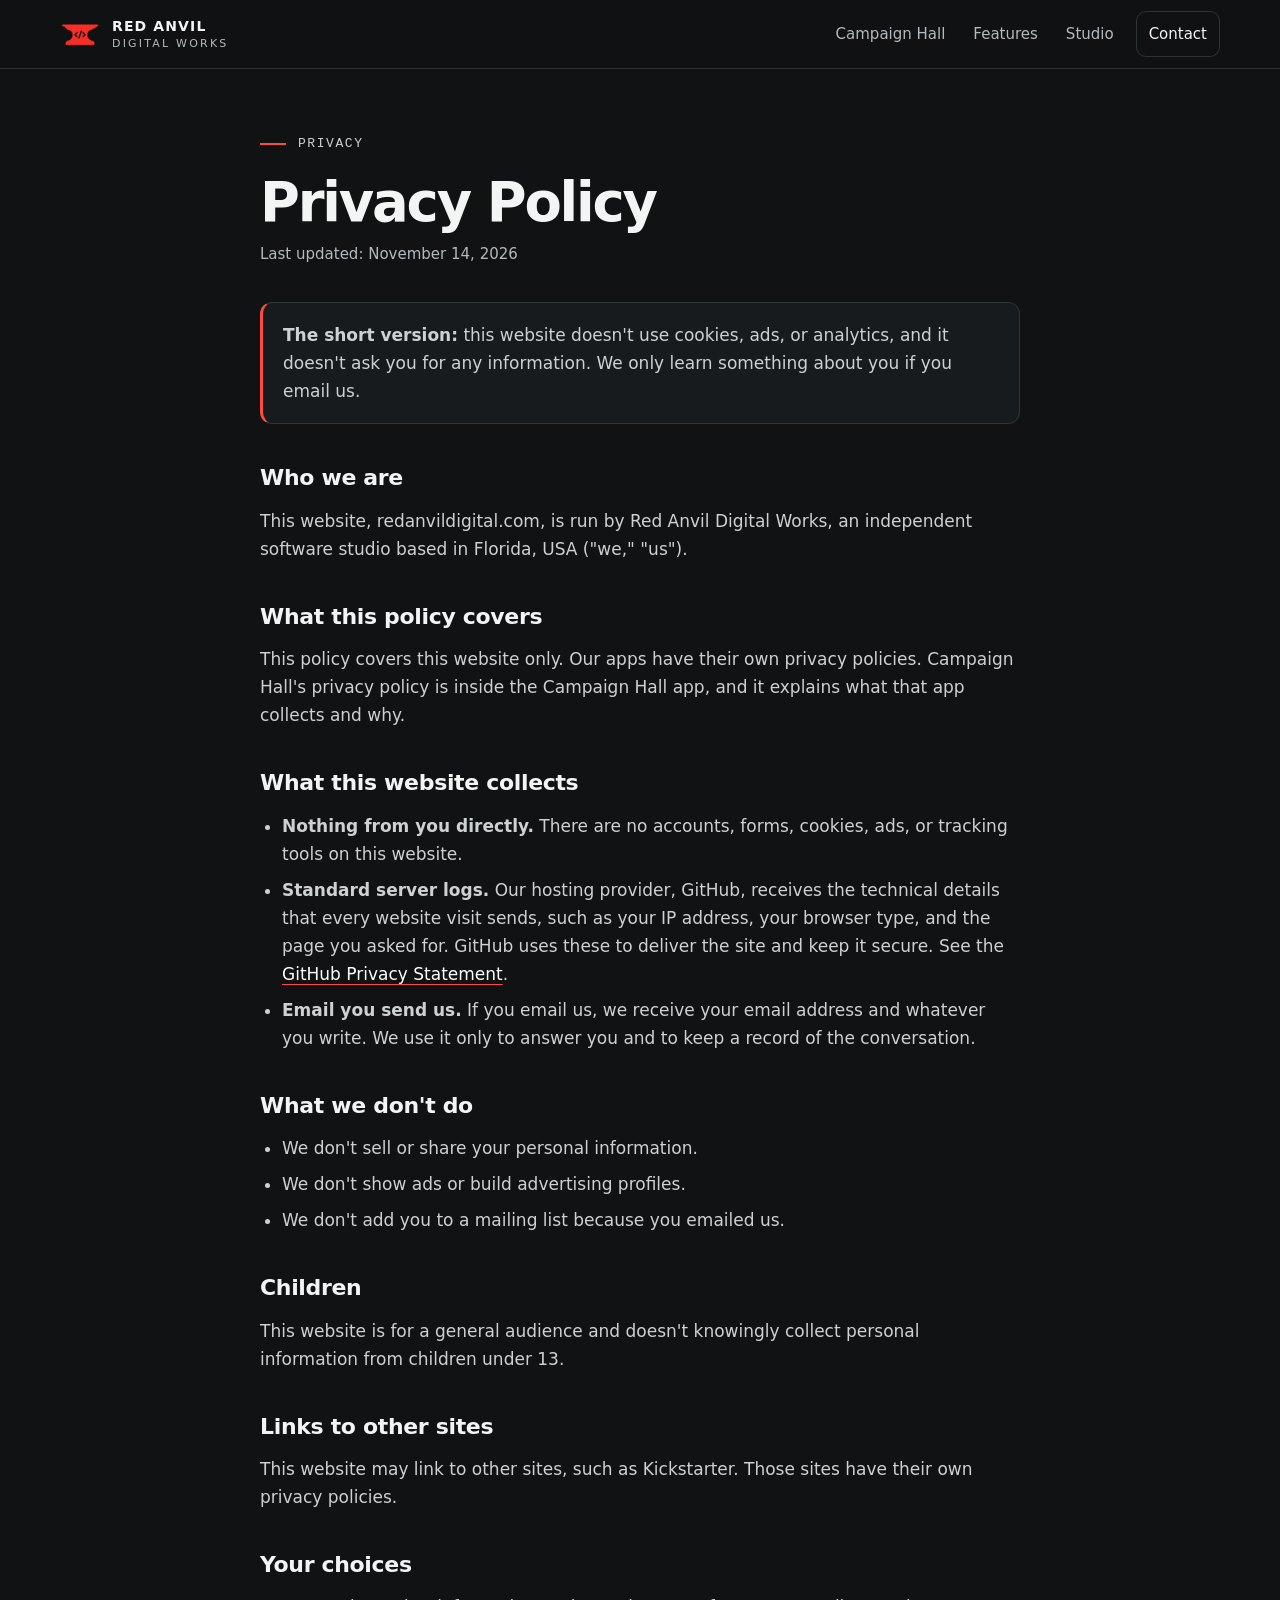
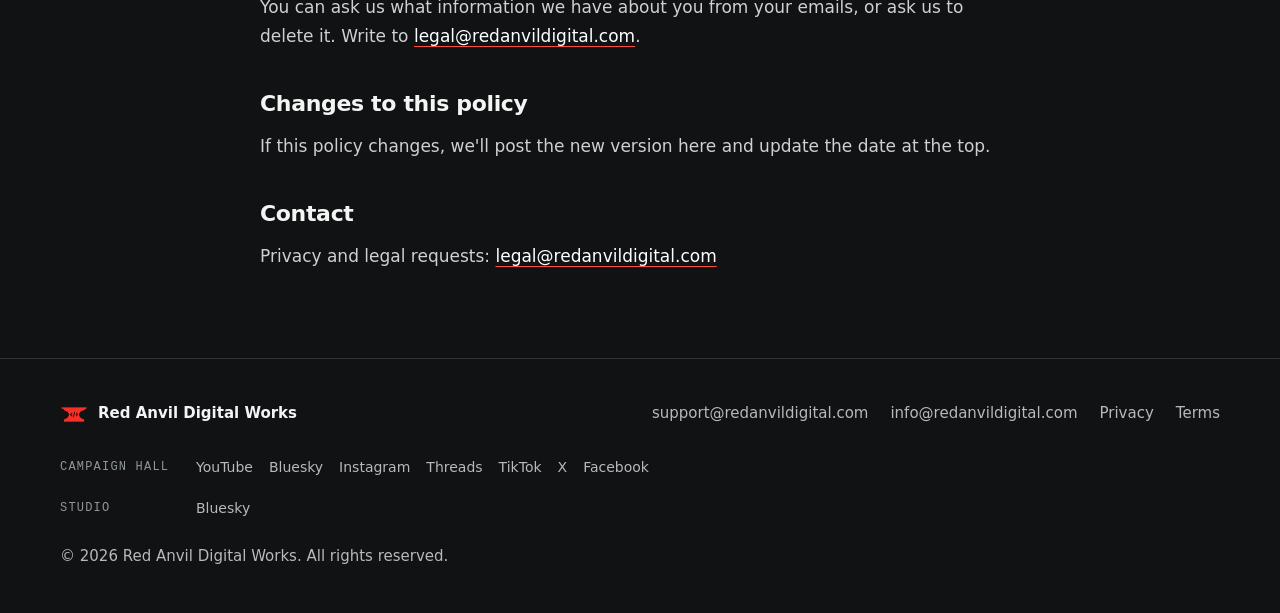
<file: privacy.html>
<!doctype html>
<html lang="en-US">
<head>
<meta charset="utf-8">
<meta name="viewport" content="width=device-width, initial-scale=1">
<title>Privacy — Red Anvil Digital Works</title>
<meta name="description" content="How the Red Anvil Digital Works website handles your information.">
<link rel="canonical" href="https://redanvildigital.com/privacy.html">
<meta name="theme-color" content="#101213">
<link rel="icon" href="/favicon.ico" sizes="any">
<link rel="icon" type="image/png" sizes="32x32" href="/assets/favicon-32.png">
<link rel="apple-touch-icon" href="/assets/apple-touch-icon.png">
<link rel="stylesheet" href="/styles.css">
</head>
<body>
<a class="skip" href="#main">Skip to content</a>
<header class="site-header">
  <div class="wrap">
    <a class="brand" href="/" aria-label="Red Anvil Digital Works, home">
      <img src="/assets/anvil-mark.png" width="40" height="40" alt="">
      <span class="brand-name">RED ANVIL<span>DIGITAL WORKS</span></span>
    </a>
    <nav class="nav" aria-label="Main">
      <a href="/campaign-hall/">Campaign Hall</a>
      <a href="/campaign-hall/features/">Features</a>
      <a href="/#studio">Studio</a>
      <a class="nav-cta" href="/#contact">Contact</a>
    </nav>
  </div>
</header>
<main id="main" class="legal">
  <div class="wrap">
<p class="eyebrow">Privacy</p>
    <h1>Privacy Policy</h1>
    <p class="updated">Last updated: November 14, 2026</p>

    <p class="summary"><strong>The short version:</strong> this website doesn't use cookies, ads, or analytics, and it doesn't ask you for any information. We only learn something about you if you email us.</p>

    <h2>Who we are</h2>
    <p>This website, redanvildigital.com, is run by Red Anvil Digital Works, an independent software studio based in Florida, USA ("we," "us").</p>

    <h2>What this policy covers</h2>
    <p>This policy covers this website only. Our apps have their own privacy policies. Campaign Hall's privacy policy is inside the Campaign Hall app, and it explains what that app collects and why.</p>

    <h2>What this website collects</h2>
    <ul>
      <li><strong>Nothing from you directly.</strong> There are no accounts, forms, cookies, ads, or tracking tools on this website.</li>
      <li><strong>Standard server logs.</strong> Our hosting provider, GitHub, receives the technical details that every website visit sends, such as your IP address, your browser type, and the page you asked for. GitHub uses these to deliver the site and keep it secure. See the <a href="https://docs.github.com/en/site-policy/privacy-policies/github-general-privacy-statement" rel="noopener">GitHub Privacy Statement</a>.</li>
      <li><strong>Email you send us.</strong> If you email us, we receive your email address and whatever you write. We use it only to answer you and to keep a record of the conversation.</li>
    </ul>

    <h2>What we don't do</h2>
    <ul>
      <li>We don't sell or share your personal information.</li>
      <li>We don't show ads or build advertising profiles.</li>
      <li>We don't add you to a mailing list because you emailed us.</li>
    </ul>

    <h2>Children</h2>
    <p>This website is for a general audience and doesn't knowingly collect personal information from children under 13.</p>

    <h2>Links to other sites</h2>
    <p>This website may link to other sites, such as Kickstarter. Those sites have their own privacy policies.</p>

    <h2>Your choices</h2>
    <p>You can ask us what information we have about you from your emails, or ask us to delete it. Write to <a href="mailto:legal@redanvildigital.com">legal@redanvildigital.com</a>.</p>

    <h2>Changes to this policy</h2>
    <p>If this policy changes, we'll post the new version here and update the date at the top.</p>

    <h2>Contact</h2>
    <p>Privacy and legal requests: <a href="mailto:legal@redanvildigital.com">legal@redanvildigital.com</a></p>
  </div>
</main>
<footer class="site-footer">
  <div class="wrap">
    <div class="foot-brand"><img src="/assets/anvil-mark.png" width="28" height="28" alt="">Red Anvil Digital Works</div>
    <nav aria-label="Footer">
      <a href="mailto:support@redanvildigital.com">support@redanvildigital.com</a>
      <a href="mailto:info@redanvildigital.com">info@redanvildigital.com</a>
      <a href="/privacy.html">Privacy</a>
      <a href="/terms.html">Terms</a>
    </nav>
    <div class="foot-social">
      <p><span>Campaign Hall</span> <a href="https://www.youtube.com/@CampaignHall" rel="noopener" target="_blank" aria-label="Campaign Hall on YouTube">YouTube</a> <a href="https://bsky.app/profile/campaignhall.bsky.social" rel="noopener" target="_blank" aria-label="Campaign Hall on Bluesky">Bluesky</a> <a href="https://www.instagram.com/campaignhallapp/" rel="noopener" target="_blank" aria-label="Campaign Hall on Instagram">Instagram</a> <a href="https://www.threads.com/@campaignhallapp" rel="noopener" target="_blank" aria-label="Campaign Hall on Threads">Threads</a> <a href="https://www.tiktok.com/@campaign.hall" rel="noopener" target="_blank" aria-label="Campaign Hall on TikTok">TikTok</a> <a href="https://x.com/campaignhall" rel="noopener" target="_blank" aria-label="Campaign Hall on X">X</a> <a href="https://www.facebook.com/campaignhallapp" rel="noopener" target="_blank" aria-label="Campaign Hall on Facebook">Facebook</a></p>
      <p><span>Studio</span> <a href="https://bsky.app/profile/redanvildigital.bsky.social" rel="noopener" target="_blank" aria-label="Red Anvil Digital Works on Bluesky">Bluesky</a></p>
    </div>
    <p>© 2026 Red Anvil Digital Works. All rights reserved.</p>
  </div>
</footer>
</body>
</html>
</file>
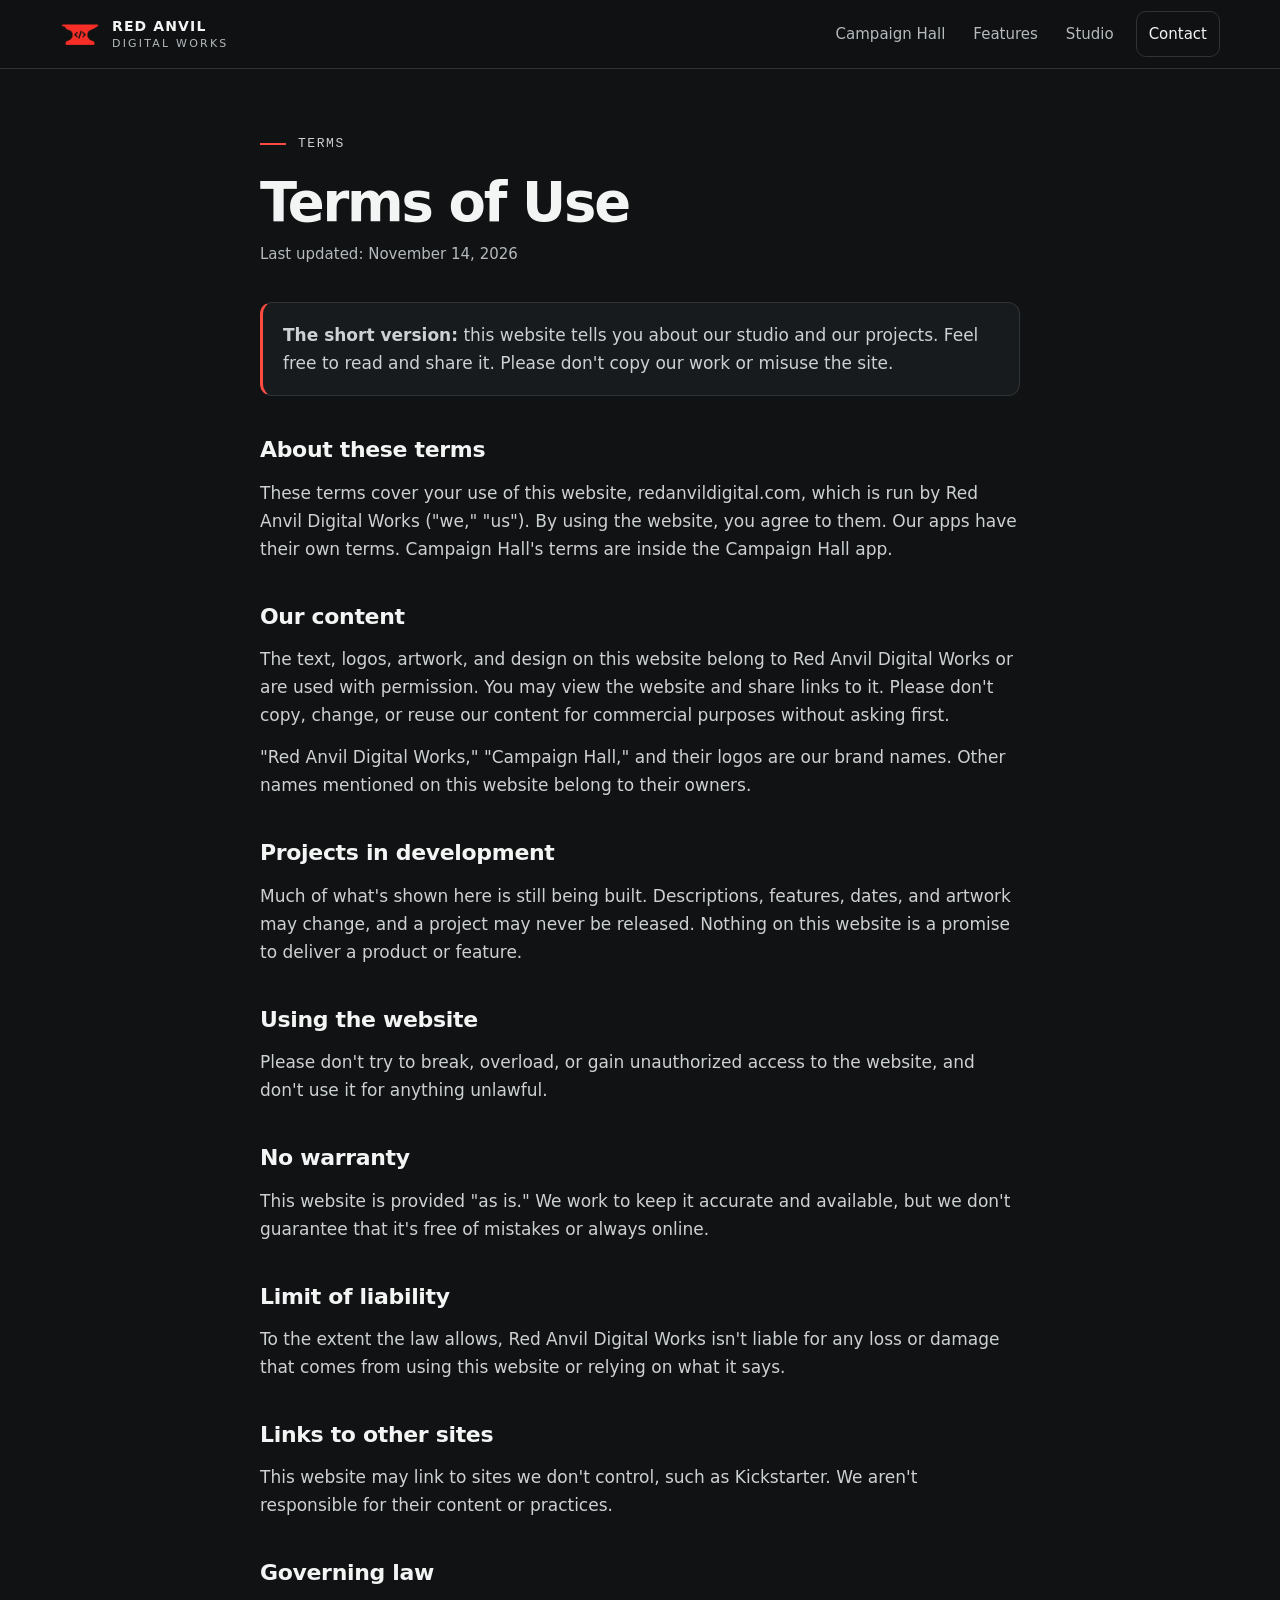
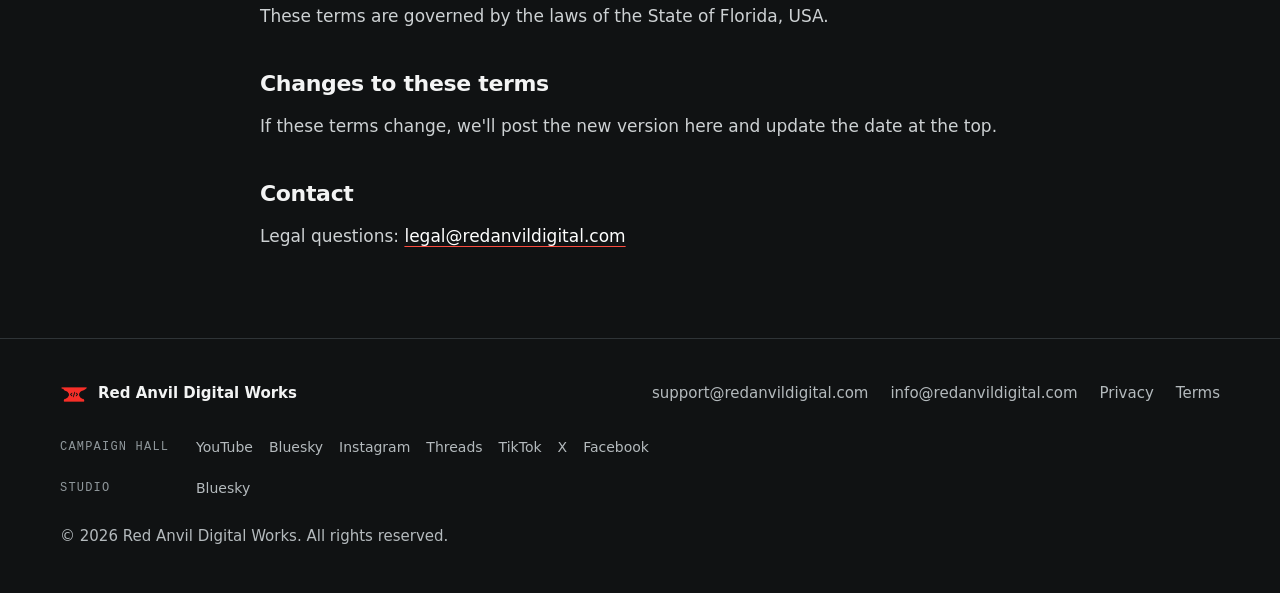
<file: terms.html>
<!doctype html>
<html lang="en-US">
<head>
<meta charset="utf-8">
<meta name="viewport" content="width=device-width, initial-scale=1">
<title>Terms — Red Anvil Digital Works</title>
<meta name="description" content="Terms of use for the Red Anvil Digital Works website.">
<link rel="canonical" href="https://redanvildigital.com/terms.html">
<meta name="theme-color" content="#101213">
<link rel="icon" href="/favicon.ico" sizes="any">
<link rel="icon" type="image/png" sizes="32x32" href="/assets/favicon-32.png">
<link rel="apple-touch-icon" href="/assets/apple-touch-icon.png">
<link rel="stylesheet" href="/styles.css">
</head>
<body>
<a class="skip" href="#main">Skip to content</a>
<header class="site-header">
  <div class="wrap">
    <a class="brand" href="/" aria-label="Red Anvil Digital Works, home">
      <img src="/assets/anvil-mark.png" width="40" height="40" alt="">
      <span class="brand-name">RED ANVIL<span>DIGITAL WORKS</span></span>
    </a>
    <nav class="nav" aria-label="Main">
      <a href="/campaign-hall/">Campaign Hall</a>
      <a href="/campaign-hall/features/">Features</a>
      <a href="/#studio">Studio</a>
      <a class="nav-cta" href="/#contact">Contact</a>
    </nav>
  </div>
</header>
<main id="main" class="legal">
  <div class="wrap">
<p class="eyebrow">Terms</p>
    <h1>Terms of Use</h1>
    <p class="updated">Last updated: November 14, 2026</p>

    <p class="summary"><strong>The short version:</strong> this website tells you about our studio and our projects. Feel free to read and share it. Please don't copy our work or misuse the site.</p>

    <h2>About these terms</h2>
    <p>These terms cover your use of this website, redanvildigital.com, which is run by Red Anvil Digital Works ("we," "us"). By using the website, you agree to them. Our apps have their own terms. Campaign Hall's terms are inside the Campaign Hall app.</p>

    <h2>Our content</h2>
    <p>The text, logos, artwork, and design on this website belong to Red Anvil Digital Works or are used with permission. You may view the website and share links to it. Please don't copy, change, or reuse our content for commercial purposes without asking first.</p>
    <p>"Red Anvil Digital Works," "Campaign Hall," and their logos are our brand names. Other names mentioned on this website belong to their owners.</p>

    <h2>Projects in development</h2>
    <p>Much of what's shown here is still being built. Descriptions, features, dates, and artwork may change, and a project may never be released. Nothing on this website is a promise to deliver a product or feature.</p>

    <h2>Using the website</h2>
    <p>Please don't try to break, overload, or gain unauthorized access to the website, and don't use it for anything unlawful.</p>

    <h2>No warranty</h2>
    <p>This website is provided "as is." We work to keep it accurate and available, but we don't guarantee that it's free of mistakes or always online.</p>

    <h2>Limit of liability</h2>
    <p>To the extent the law allows, Red Anvil Digital Works isn't liable for any loss or damage that comes from using this website or relying on what it says.</p>

    <h2>Links to other sites</h2>
    <p>This website may link to sites we don't control, such as Kickstarter. We aren't responsible for their content or practices.</p>

    <h2>Governing law</h2>
    <p>These terms are governed by the laws of the State of Florida, USA.</p>

    <h2>Changes to these terms</h2>
    <p>If these terms change, we'll post the new version here and update the date at the top.</p>

    <h2>Contact</h2>
    <p>Legal questions: <a href="mailto:legal@redanvildigital.com">legal@redanvildigital.com</a></p>
  </div>
</main>
<footer class="site-footer">
  <div class="wrap">
    <div class="foot-brand"><img src="/assets/anvil-mark.png" width="28" height="28" alt="">Red Anvil Digital Works</div>
    <nav aria-label="Footer">
      <a href="mailto:support@redanvildigital.com">support@redanvildigital.com</a>
      <a href="mailto:info@redanvildigital.com">info@redanvildigital.com</a>
      <a href="/privacy.html">Privacy</a>
      <a href="/terms.html">Terms</a>
    </nav>
    <div class="foot-social">
      <p><span>Campaign Hall</span> <a href="https://www.youtube.com/@CampaignHall" rel="noopener" target="_blank" aria-label="Campaign Hall on YouTube">YouTube</a> <a href="https://bsky.app/profile/campaignhall.bsky.social" rel="noopener" target="_blank" aria-label="Campaign Hall on Bluesky">Bluesky</a> <a href="https://www.instagram.com/campaignhallapp/" rel="noopener" target="_blank" aria-label="Campaign Hall on Instagram">Instagram</a> <a href="https://www.threads.com/@campaignhallapp" rel="noopener" target="_blank" aria-label="Campaign Hall on Threads">Threads</a> <a href="https://www.tiktok.com/@campaign.hall" rel="noopener" target="_blank" aria-label="Campaign Hall on TikTok">TikTok</a> <a href="https://x.com/campaignhall" rel="noopener" target="_blank" aria-label="Campaign Hall on X">X</a> <a href="https://www.facebook.com/campaignhallapp" rel="noopener" target="_blank" aria-label="Campaign Hall on Facebook">Facebook</a></p>
      <p><span>Studio</span> <a href="https://bsky.app/profile/redanvildigital.bsky.social" rel="noopener" target="_blank" aria-label="Red Anvil Digital Works on Bluesky">Bluesky</a></p>
    </div>
    <p>© 2026 Red Anvil Digital Works. All rights reserved.</p>
  </div>
</footer>
</body>
</html>
</file>
<file: styles.css>
/* Red Anvil Digital Works — studio site. No frameworks, no trackers. */
:root {
  --bg: #101213;
  --panel: #181b1d;
  --panel-2: #1f2326;
  --line: #2f3437;
  --text: #f3f4f4;
  --muted: #b4babd;
  --ember: #fb4c3f;
  --ember-deep: #c8261b;
  --flame: #ff9a3c;
  --hall-bg: #111b24;
  --hall-line: #8f7a3c;
  --hall-gold: #e3b955;
  --hall-cream: #f1ead9;
  --radius: 18px;
  --font: system-ui, -apple-system, "Segoe UI", Roboto, "Helvetica Neue", Arial, sans-serif;
  --mono: ui-monospace, "SF Mono", "Cascadia Mono", Consolas, "Courier New", monospace;
  color-scheme: dark;
}
* { box-sizing: border-box; }
html { scroll-behavior: smooth; scroll-padding-top: 88px; -webkit-text-size-adjust: 100%; }
body { margin: 0; background: var(--bg); color: var(--text); font-family: var(--font); font-size: 1.0625rem; line-height: 1.65; }
img, svg { max-width: 100%; height: auto; display: block; }
h1, h2, h3, p, ul { margin: 0; }
ul { padding: 0; list-style: none; }
a { color: inherit; }
a:focus-visible, .btn:focus-visible { outline: 3px solid var(--flame); outline-offset: 4px; border-radius: 6px; }
::selection { background: var(--ember); color: #111; }
.wrap { width: min(1160px, 100% - 40px); margin-inline: auto; }
.skip { position: absolute; left: 16px; top: -100px; z-index: 30; background: #fff; color: #111; padding: 10px 16px; border-radius: 8px; }
.skip:focus { top: 12px; }

.eyebrow { font-family: var(--mono); font-size: .8125rem; letter-spacing: .12em; text-transform: uppercase; color: var(--muted); display: flex; align-items: center; gap: 12px; }
.eyebrow::before { content: ""; width: 26px; height: 2px; background: var(--ember); flex: none; }

/* Header */
.site-header { position: sticky; top: 0; z-index: 20; background: rgba(16, 18, 19, .86); backdrop-filter: blur(12px); -webkit-backdrop-filter: blur(12px); border-bottom: 1px solid var(--line); }
.site-header .wrap { display: flex; align-items: center; justify-content: space-between; gap: 16px; min-height: 68px; }
.brand { display: flex; align-items: center; gap: 12px; text-decoration: none; }
.brand img { width: 40px; height: 40px; }
.brand-name { font-weight: 800; letter-spacing: .08em; font-size: .875rem; line-height: 1.2; }
.brand-name span { display: block; font-weight: 500; font-size: .6875rem; letter-spacing: .2em; color: var(--muted); margin-top: 2px; }
.nav { display: flex; align-items: center; gap: 4px; font-size: .9375rem; }
.nav a { text-decoration: none; padding: 10px 12px; border-radius: 10px; color: var(--muted); }
.nav a:hover { color: var(--text); background: var(--panel-2); }
.nav .nav-cta { color: var(--text); border: 1px solid var(--line); margin-left: 6px; }
.nav .nav-cta:hover { border-color: var(--ember); background: transparent; }

/* Buttons */
.btn { display: inline-flex; align-items: center; justify-content: center; gap: 10px; min-height: 50px; padding: 12px 22px; border-radius: 12px; font-weight: 700; font-size: 1rem; text-decoration: none; border: 1px solid transparent; transition: transform .15s, background .15s, border-color .15s; }
.btn:hover { transform: translateY(-1px); }
.btn-primary { background: var(--ember); color: #160706; }
.btn-primary:hover { background: #ff6557; }
.btn-ghost { border-color: #4a5054; color: var(--text); }
.btn-ghost:hover { border-color: var(--text); }
.btn-gold { background: var(--hall-gold); color: #1a1405; }
.btn-gold:hover { background: #f0c966; }

/* Hero */
.hero { position: relative; overflow: hidden; }
.hero::before { content: ""; position: absolute; inset: auto -10% -55% 35%; height: 120%; background: radial-gradient(closest-side, rgba(251, 76, 63, .22), rgba(255, 154, 60, .07) 55%, transparent 75%); pointer-events: none; }
.hero .wrap { position: relative; display: grid; grid-template-columns: 1.25fr .9fr; gap: 48px; align-items: center; padding-block: 88px 96px; }
.hero h1 { font-size: clamp(2.9rem, 7.4vw, 5.6rem); line-height: 1; letter-spacing: -.045em; font-weight: 800; margin-block: 26px 24px; text-wrap: balance; }
.hero h1 em { font-style: normal; color: var(--ember); }
.hero .lede { font-size: clamp(1.0625rem, 1.6vw, 1.25rem); color: var(--muted); max-width: 34rem; }
.hero .actions { display: flex; flex-wrap: wrap; gap: 12px; margin-top: 34px; }
.hero-logo { justify-self: center; width: min(100%, 400px); filter: drop-shadow(0 24px 60px rgba(251, 76, 63, .28)); }

/* Sections */
.section { padding-block: 84px; border-top: 1px solid var(--line); }
.section-head { display: grid; gap: 16px; margin-bottom: 40px; max-width: 46rem; }
.section h2 { font-size: clamp(1.9rem, 4.2vw, 3rem); line-height: 1.1; letter-spacing: -.035em; font-weight: 750; text-wrap: balance; }
.section-head p { color: var(--muted); }

/* Campaign Hall flagship */
.hall { background: radial-gradient(120% 90% at 50% 0%, #1b2a36 0%, var(--hall-bg) 60%); border: 1px solid #2c3b47; border-radius: 26px; padding: clamp(24px, 5vw, 56px); color: var(--hall-cream); box-shadow: 0 30px 80px rgba(0, 0, 0, .45); }
.hall-top { display: grid; grid-template-columns: 1.1fr 1fr; gap: clamp(28px, 5vw, 64px); align-items: start; }
.hall-logo { width: min(100%, 380px); }
.hall-tagline { font-size: clamp(1.45rem, 3vw, 2.1rem); line-height: 1.2; letter-spacing: -.02em; font-weight: 750; color: var(--hall-gold); margin-block: 26px 16px; text-wrap: balance; }
.hall-intro { color: #cdd3d6; max-width: 32rem; }
.chips { display: flex; flex-wrap: wrap; gap: 10px; margin-top: 24px; }
.chip { display: inline-flex; align-items: center; gap: 9px; font-family: var(--mono); font-size: .8125rem; letter-spacing: .03em; padding: 7px 12px; border-radius: 999px; border: 1px solid var(--hall-line); color: var(--hall-cream); }
.chip::before { content: ""; width: 7px; height: 7px; border-radius: 50%; background: var(--hall-gold); }
.hall-features { display: grid; gap: 14px; }
.hall-features li { background: rgba(255, 255, 255, .04); border: 1px solid rgba(227, 185, 85, .22); border-radius: 14px; padding: 16px 18px; }
.hall-features strong { display: block; color: #fff; font-size: 1.0625rem; }
.hall-features span { color: #c3cace; font-size: .9688rem; }
.hall-art { display: grid; grid-template-columns: repeat(3, 1fr); gap: clamp(10px, 1.8vw, 20px); margin-top: clamp(28px, 4vw, 48px); }
.hall-art img { width: 100%; aspect-ratio: 3 / 4; object-fit: cover; object-position: top center; border-radius: 14px; border: 1px solid var(--hall-line); background: #0d151c; }
.art-note { font-size: .875rem; color: #a9b3b9; margin-top: 14px; }
.hall-bottom { display: grid; grid-template-columns: 1fr auto; gap: 24px; align-items: center; margin-top: clamp(24px, 4vw, 40px); padding-top: clamp(20px, 3vw, 32px); border-top: 1px solid #2c3b47; }
.hall-bottom p { color: #cdd3d6; max-width: 40rem; }
.hall-bottom strong { color: #fff; }

/* Project cards */
.cards { display: grid; grid-template-columns: repeat(2, 1fr); gap: 18px; }
.card { background: var(--panel); border: 1px solid var(--line); border-radius: var(--radius); padding: 28px; display: flex; flex-direction: column; gap: 14px; transition: border-color .2s, transform .2s; }
.card:hover { border-color: #51585c; transform: translateY(-2px); }
.card h3 { font-size: 1.375rem; line-height: 1.2; letter-spacing: -.02em; }
.card p { color: var(--muted); font-size: 1rem; }
.status { margin-top: auto; align-self: flex-start; display: inline-flex; align-items: center; gap: 9px; font-family: var(--mono); font-size: .8125rem; padding: 6px 11px; border: 1px solid #454b4f; border-radius: 999px; color: #d5d9db; }
.status::before { content: ""; width: 7px; height: 7px; border-radius: 50%; background: var(--ember); }
.kind { font-family: var(--mono); font-size: .75rem; letter-spacing: .12em; text-transform: uppercase; color: #8f979b; }

/* Studio */
.studio { background: var(--panel); }
.studio .wrap { display: grid; grid-template-columns: 1fr 1.4fr; gap: 48px; }
.studio p + p { margin-top: 16px; }
.studio .body p { color: #c5cacc; max-width: 40rem; }
.values { display: grid; grid-template-columns: repeat(3, 1fr); gap: 14px; margin-top: 32px; }
.values li { border-top: 2px solid var(--ember); padding-top: 14px; }
.values strong { display: block; font-size: 1.0625rem; }
.values span { color: var(--muted); font-size: .9375rem; }

/* Contact */
.contact-grid { display: grid; grid-template-columns: repeat(2, 1fr); gap: 18px; }
.contact-card { background: var(--panel); border: 1px solid var(--line); border-radius: var(--radius); padding: 28px; display: grid; gap: 10px; text-decoration: none; transition: border-color .2s; }
.contact-card:hover { border-color: var(--ember); }
.contact-card h3 { font-size: 1.25rem; }
.contact-card p { color: var(--muted); font-size: 1rem; }
.contact-card .mail { color: var(--text); font-weight: 700; font-size: clamp(1rem, 2.2vw, 1.1875rem); overflow-wrap: anywhere; text-decoration: underline; text-decoration-color: var(--ember); text-underline-offset: 6px; margin-top: 6px; }

/* Social links */
.pills { display: flex; flex-wrap: wrap; gap: 8px; }
.pill { display: inline-flex; align-items: center; min-height: 40px; padding: 8px 14px; border-radius: 999px; border: 1px solid #454b4f; color: var(--text); text-decoration: none; font-size: .9375rem; font-weight: 600; transition: border-color .15s, background .15s; }
.pill:hover { border-color: var(--ember); background: rgba(251, 76, 63, .08); }
.hall-follow { display: grid; gap: 12px; margin-top: 22px; }
.hall-follow > p { font-family: var(--mono); font-size: .8125rem; letter-spacing: .1em; text-transform: uppercase; color: #a9b3b9; }
.hall .pill { border-color: rgba(227, 185, 85, .45); color: var(--hall-cream); }
.hall .pill:hover { border-color: var(--hall-gold); background: rgba(227, 185, 85, .1); }
.follow-card { grid-column: 1 / -1; }
.follow-card .follow-label { font-family: var(--mono); font-size: .75rem; letter-spacing: .12em; text-transform: uppercase; color: #8f979b; margin-top: 8px; }
.foot-social { flex-basis: 100%; display: grid; gap: 6px; font-size: .875rem; }
.foot-social p { display: flex; flex-wrap: wrap; gap: 4px 16px; align-items: center; }
.foot-social span { color: #8f979b; font-family: var(--mono); font-size: .75rem; letter-spacing: .1em; text-transform: uppercase; min-width: 7.5rem; }

/* Footer */
.site-footer { border-top: 1px solid var(--line); padding-block: 36px 44px; font-size: .9375rem; color: var(--muted); }
.site-footer .wrap { display: flex; flex-wrap: wrap; justify-content: space-between; gap: 18px 32px; align-items: center; }
.site-footer nav { display: flex; flex-wrap: wrap; gap: 6px 22px; }
.site-footer a { text-decoration: none; padding-block: 6px; }
.site-footer a:hover { color: var(--text); text-decoration: underline; text-underline-offset: 4px; }
.foot-brand { display: flex; align-items: center; gap: 10px; color: var(--text); font-weight: 700; }
.foot-brand img { width: 28px; height: 28px; }

/* Legal pages */
.legal { padding-block: 64px 88px; }
.legal .wrap { width: min(760px, 100% - 40px); }
.legal h1 { font-size: clamp(2.2rem, 6vw, 3.4rem); line-height: 1.05; letter-spacing: -.04em; margin-block: 20px 10px; }
.legal .updated { color: var(--muted); font-size: .9375rem; margin-bottom: 36px; }
.legal h2 { font-size: 1.375rem; letter-spacing: -.015em; margin-block: 36px 10px; }
.legal p, .legal li { color: #cdd1d3; }
.legal p + p { margin-top: 14px; }
.legal ul { list-style: disc; padding-left: 22px; display: grid; gap: 8px; margin-top: 10px; }
.legal a { color: #fff; text-decoration: underline; text-decoration-color: var(--ember); text-underline-offset: 4px; }
.legal .summary { background: var(--panel); border: 1px solid var(--line); border-left: 3px solid var(--ember); border-radius: 12px; padding: 18px 20px; }

/* Campaign Hall pages (/campaign-hall/) */
.hall-page { background: var(--hall-bg); color: var(--hall-cream); }
.hall-page .site-header { background: rgba(17, 27, 36, .88); border-bottom-color: #2c3b47; }
.hall-page .section { border-top-color: #2c3b47; }
.nav a[aria-current="page"] { color: var(--text); background: var(--panel-2); }
.ch-hero { position: relative; overflow: hidden; background: radial-gradient(110% 80% at 70% 0%, #1d2e3b 0%, var(--hall-bg) 65%); }
.ch-hero .wrap { display: grid; grid-template-columns: 1.15fr .85fr; gap: clamp(32px, 5vw, 64px); align-items: center; padding-block: 64px 72px; }
.ch-hero-slim .wrap { grid-template-columns: 1fr; padding-block: 56px 48px; max-width: 900px; margin-inline: auto; }
.ch-tagline { font-size: clamp(2rem, 5.2vw, 3.6rem); line-height: 1.08; letter-spacing: -.035em; font-weight: 800; color: var(--hall-gold); margin-block: 24px 18px; text-wrap: balance; }
.ch-hero-slim .ch-tagline { margin-top: 18px; }
.ch-lede { color: #d3d9dc; font-size: clamp(1.0625rem, 1.6vw, 1.1875rem); max-width: 36rem; }
.ch-hero .actions { display: flex; flex-wrap: wrap; gap: 12px; margin-top: 30px; }
.hall-page .btn-ghost { border-color: rgba(227, 185, 85, .5); color: var(--hall-cream); }
.hall-page .btn-ghost:hover { border-color: var(--hall-gold); }
.ch-hero-shot { justify-self: center; width: min(100%, 360px); }
.shot { margin: 0; }
.shot img { width: 100%; border-radius: 22px; border: 1px solid var(--hall-line); box-shadow: 0 24px 60px rgba(0, 0, 0, .5); background: #0d151c; }
.ch-points { display: grid; grid-template-columns: repeat(3, 1fr); gap: 16px; }
.ch-points li { background: rgba(255, 255, 255, .04); border: 1px solid rgba(227, 185, 85, .22); border-radius: 16px; padding: 22px; }
.ch-points strong { display: block; color: #fff; font-size: 1.125rem; margin-bottom: 6px; }
.ch-points span { color: #c3cace; }
.ch-more { margin-top: 28px; }
.ch-split { display: grid; grid-template-columns: 1fr 1.4fr; gap: 40px; }
.ch-split h2 { margin-top: 16px; }
.ch-body p { color: #cdd3d6; max-width: 40rem; }
.ch-body p + p { margin-top: 16px; }
.ch-follow .pills { max-width: 44rem; }
.ch-ask { margin-top: 22px; color: #cdd3d6; }
.ch-ask a { color: #fff; font-weight: 700; text-decoration-color: var(--hall-gold); text-underline-offset: 5px; overflow-wrap: anywhere; }
.shot-note { font-size: .875rem; color: #a9b3b9; padding-block: 0 40px; }
.ch-jump { display: flex; flex-wrap: wrap; gap: 8px; margin-top: 28px; }
.ch-jump a { text-decoration: none; min-height: 40px; display: inline-flex; align-items: center; padding: 8px 14px; border-radius: 999px; border: 1px solid rgba(227, 185, 85, .45); font-size: .9375rem; font-weight: 600; }
.ch-jump a:hover { border-color: var(--hall-gold); background: rgba(227, 185, 85, .1); }
.ch-feature .wrap { display: grid; grid-template-columns: 1fr 1fr; gap: clamp(32px, 5vw, 72px); align-items: center; }
.ch-feature:nth-of-type(odd) .ch-feature-copy { order: 2; }
.ch-feature h2 { margin-block: 16px 18px; }
.ch-feature-copy p { color: #cdd3d6; max-width: 34rem; }
.ch-feature-copy p + p { margin-top: 14px; }
.ch-feature-copy strong { color: #fff; }
.ch-list { display: grid; gap: 10px; margin-top: 18px; }
.ch-list li { position: relative; padding-left: 26px; color: #cdd3d6; }
.ch-list li::before { content: ""; position: absolute; left: 4px; top: .62em; width: 9px; height: 9px; border-radius: 50%; background: var(--hall-gold); }
.ch-feature-shots { display: flex; gap: 18px; justify-content: center; align-items: flex-start; }
.ch-feature-shots .shot { width: min(100%, 340px); }
.ch-feature-shots .shot + .shot { margin-top: 48px; }
#characters .shot img { max-height: 620px; object-fit: cover; object-position: top; }
.ch-ai-card { width: min(100%, 380px); display: grid; gap: 10px; background: rgba(255, 255, 255, .04); border: 1px solid var(--hall-line); border-radius: 22px; padding: 24px; }
.ch-ai-step { display: flex; align-items: center; gap: 14px; padding: 12px 14px; border-radius: 12px; background: #0f1820; border: 1px solid #2c3b47; font-weight: 600; }
.ch-ai-step span { flex: none; width: 30px; height: 30px; border-radius: 50%; display: grid; place-items: center; border: 1px solid var(--hall-gold); color: var(--hall-gold); font-family: var(--mono); font-size: .875rem; }
.ch-ai-you { border-color: var(--hall-gold); color: #fff; }
.ch-ai-you span { background: var(--hall-gold); color: #1a1405; }
.hall-link { margin-top: 18px; }
.ch-coming { background: #0e171f; }
.ch-coming-grid { display: grid; grid-template-columns: repeat(auto-fill, minmax(300px, 1fr)); gap: 16px; }
.ch-coming-grid li { border: 1px dashed rgba(227, 185, 85, .45); border-radius: 16px; padding: 20px 22px; display: grid; gap: 6px; align-content: start; }
.ch-coming-grid strong { color: #fff; font-size: 1.0625rem; }
.ch-coming-grid span:not(.soon) { color: #c3cace; font-size: .9688rem; }
.soon { justify-self: start; font-family: var(--mono); font-size: .75rem; letter-spacing: .1em; text-transform: uppercase; color: #1a1405; background: var(--hall-gold); border-radius: 999px; padding: 3px 10px; }
.ch-stretch { grid-column: 1 / -1; border-style: solid !important; background: rgba(227, 185, 85, .06); }
.ch-stretch .soon { background: transparent; color: var(--hall-gold); border: 1px solid var(--hall-gold); }
.ch-more { display: flex; flex-wrap: wrap; gap: 12px; }

/* Responsive */
@media (max-width: 900px) {
  .hero .wrap { grid-template-columns: 1fr; padding-block: 52px 60px; gap: 36px; }
  .hero-logo { width: min(70%, 280px); margin-inline: auto; }
  .hall-top, .studio .wrap { grid-template-columns: 1fr; }
  .hall-bottom { grid-template-columns: 1fr; }
  .ch-hero .wrap, .ch-split, .ch-feature .wrap { grid-template-columns: 1fr; }
  .ch-feature:nth-of-type(odd) .ch-feature-copy { order: 0; }
  .ch-points { grid-template-columns: 1fr; }
  .ch-hero .wrap { padding-block: 44px 52px; }
  .section { padding-block: 60px; }
}
@media (max-width: 640px) {
  body { font-size: 1rem; }
  .nav a:not(.nav-cta) { display: none; }
  .cards, .contact-grid, .values { grid-template-columns: 1fr; }
  .hall { border-radius: 20px; }
  .hall-art { grid-template-columns: repeat(3, 1fr); gap: 8px; }
  .hero .actions .btn, .hall-bottom .btn, .ch-hero .actions .btn, .ch-more .btn { width: 100%; }
  .ch-feature-shots .shot { width: 100%; }
  .ch-coming-grid { grid-template-columns: 1fr; }
  .ch-feature-shots { flex-direction: column; align-items: center; }
  .ch-feature-shots .shot + .shot { margin-top: 0; }
  .ch-hero-shot { width: min(86%, 320px); }
  .card, .contact-card { padding: 22px; }
}
@media (prefers-reduced-motion: reduce) {
  html { scroll-behavior: auto; }
  * { transition: none !important; }
}
</file>
